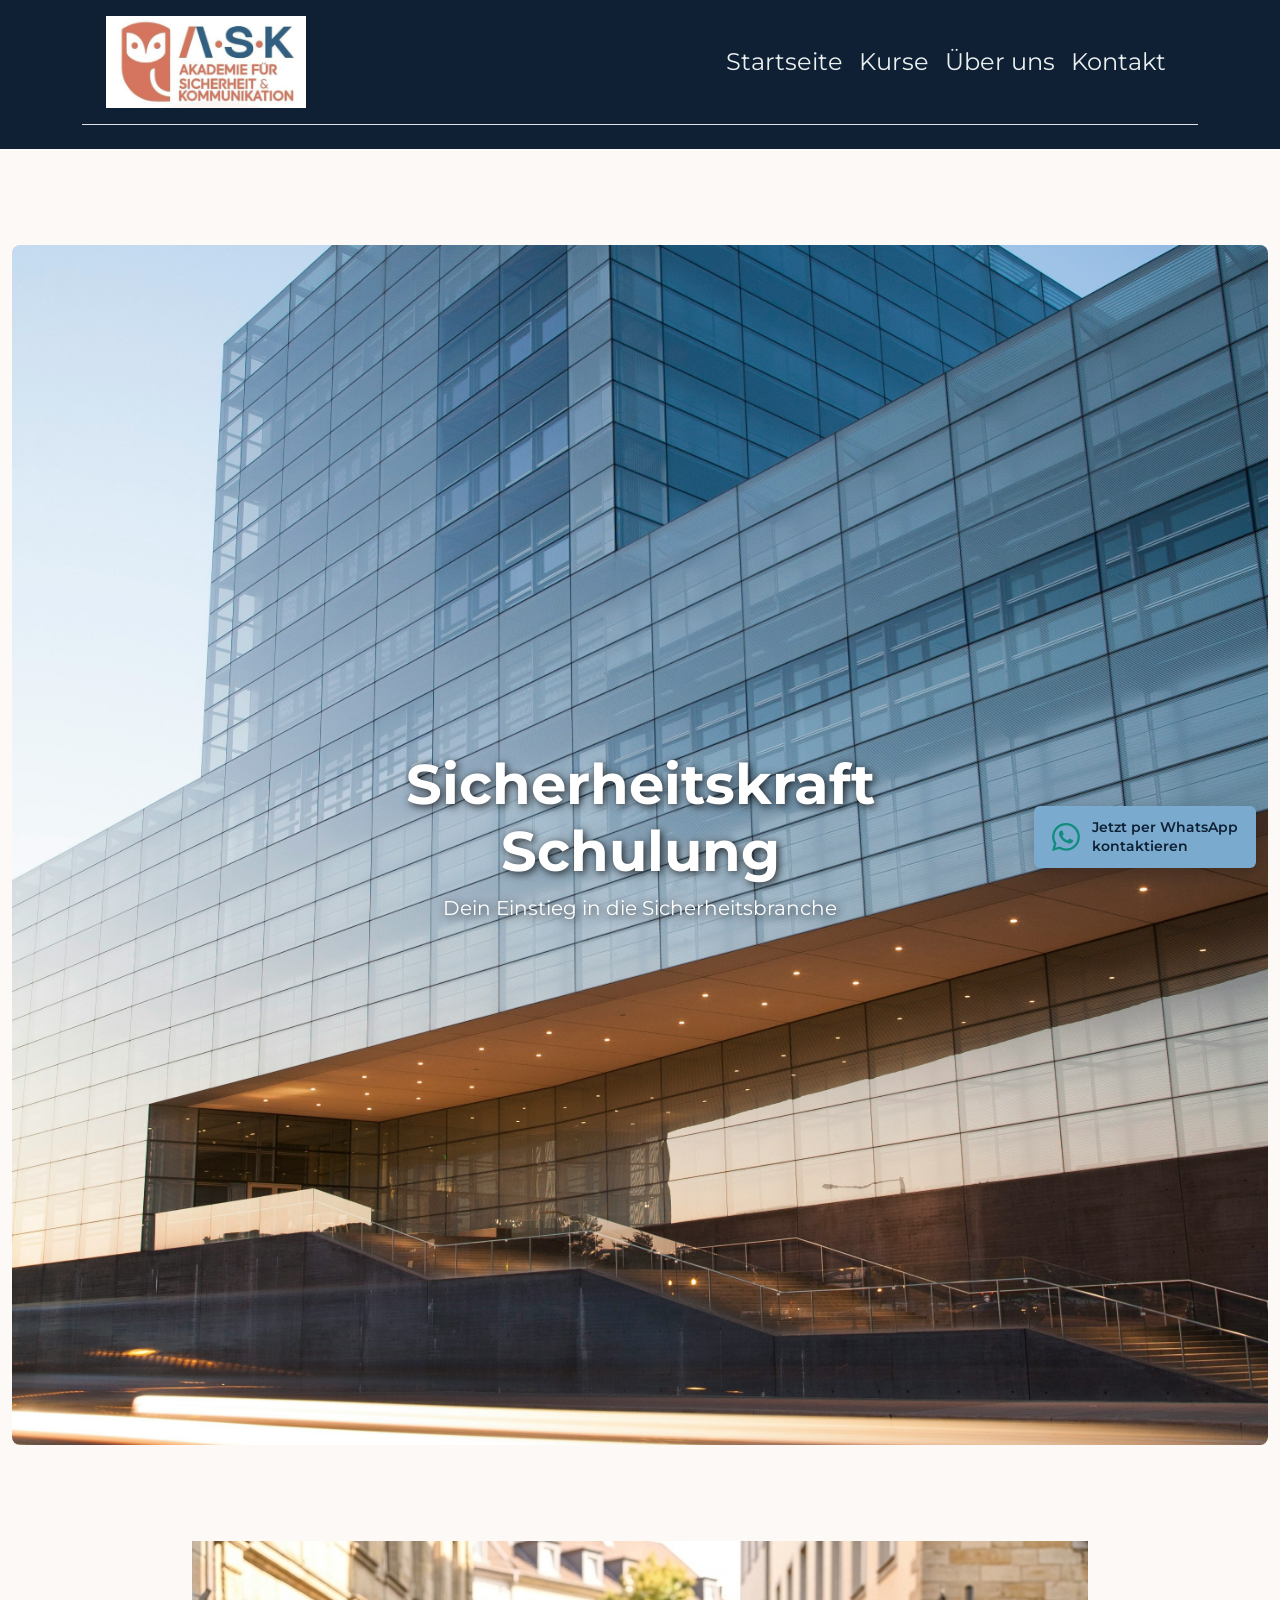
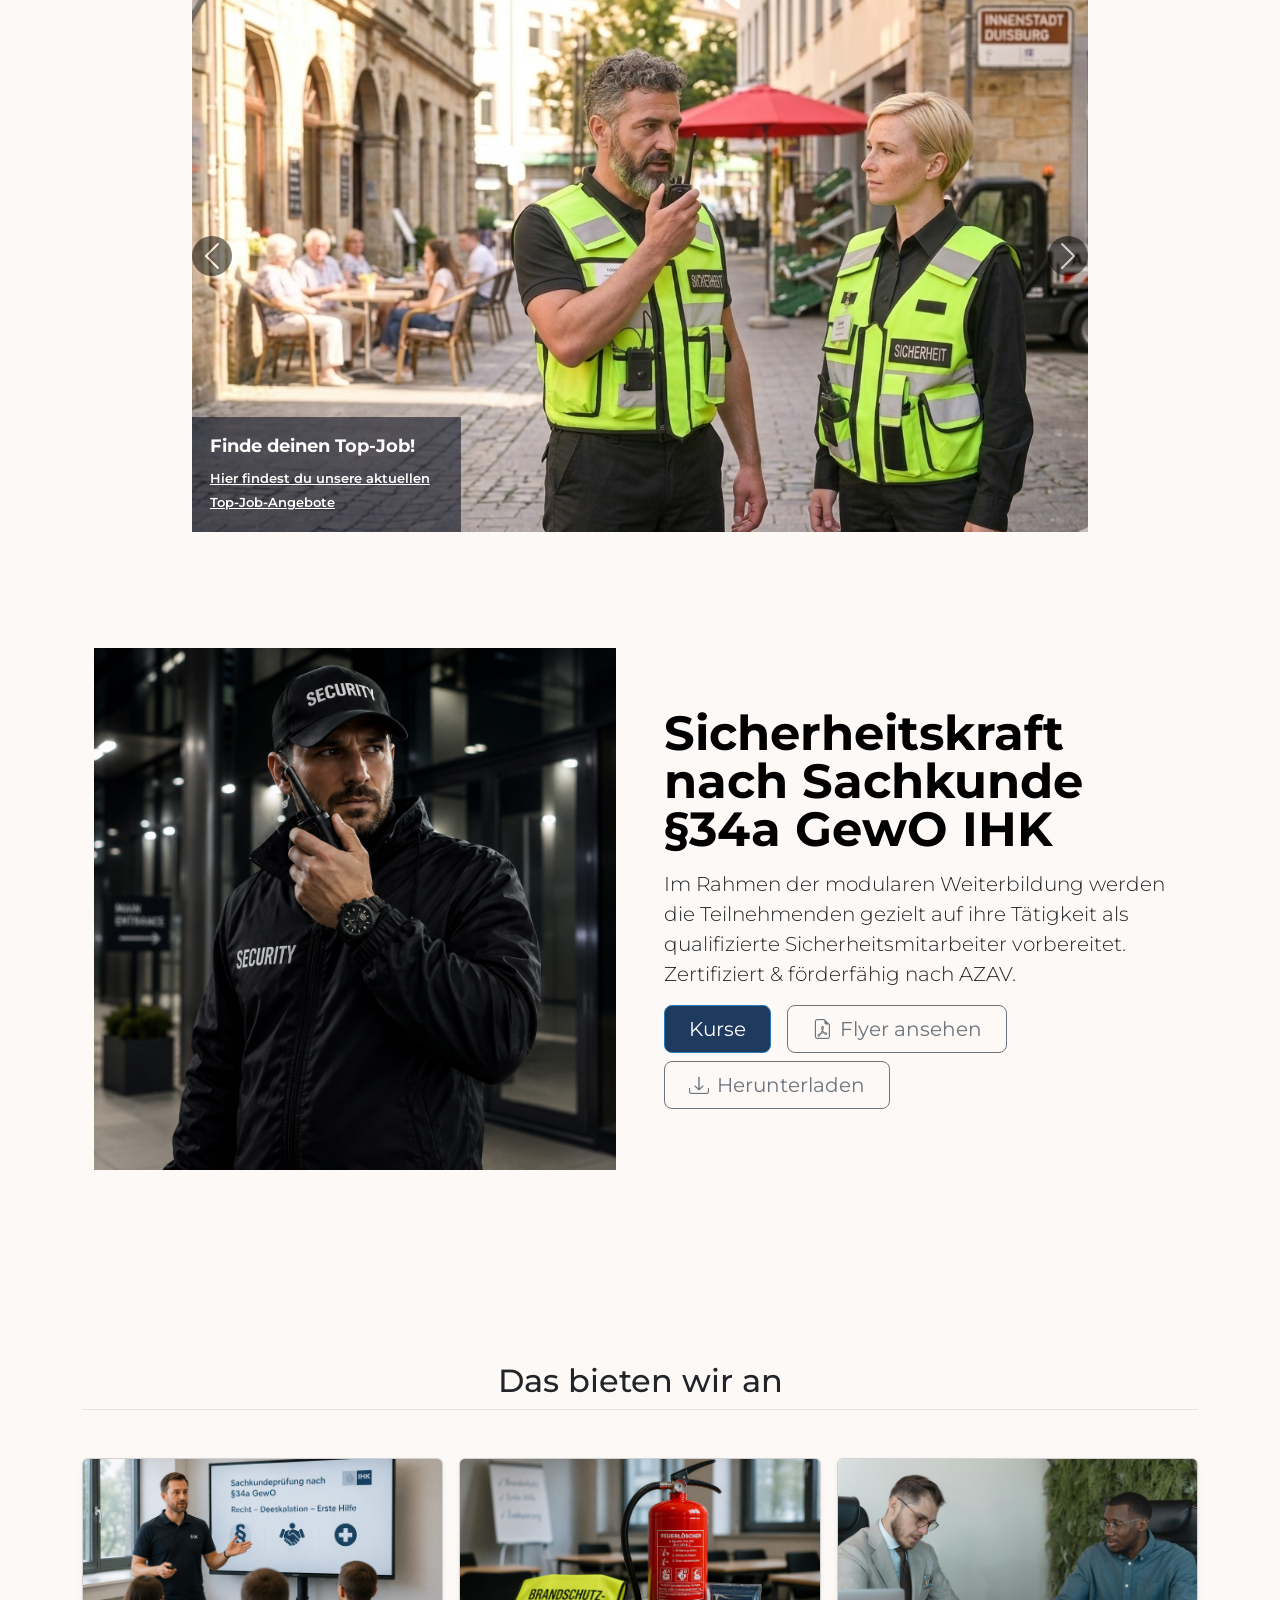
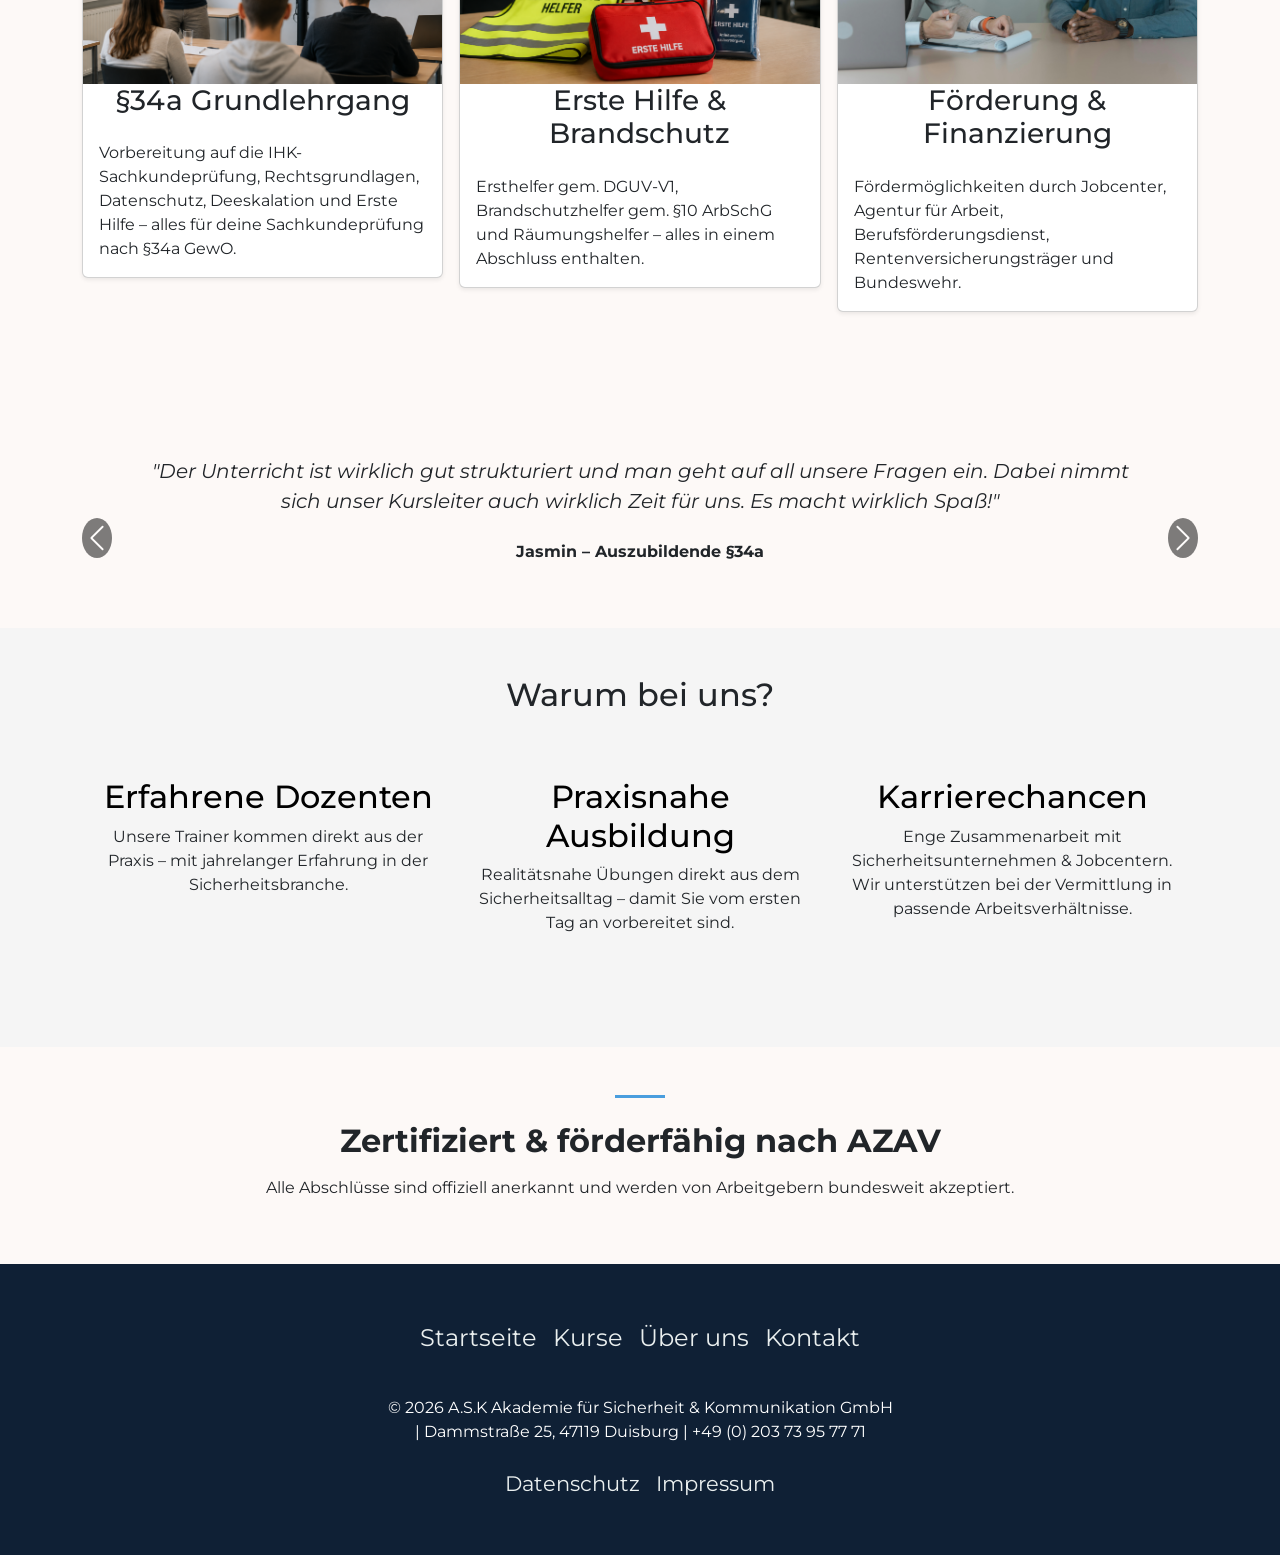
<file: index.html>
<!doctype html>
<html lang="de">
  <head>
    <meta charset="UTF-8" />
    <meta name="viewport" content="width=device-width, initial-scale=1.0" />
    <title>Sicherheitskraft Schulung | Startseite</title>

<link href="https://fonts.googleapis.com/css2?family=Montserrat:wght@400;600;700&display=swap" rel="stylesheet">

    <!-- Bootstrap Icons -->
    <link
      rel="stylesheet"
      href="https://cdn.jsdelivr.net/npm/bootstrap-icons@1.11.3/font/bootstrap-icons.min.css"
    />

    <!-- Bootstrap CSS -->
    <link
      href="https://cdn.jsdelivr.net/npm/bootstrap@5.3.8/dist/css/bootstrap.min.css"
      rel="stylesheet"
      integrity="sha384-sRIl4kxILFvY47J16cr9ZwB07vP4J8+LH7qKQnuqkuIAvNWLzeN8tE5YBujZqJLB"
      crossorigin="anonymous"
    />

    <!-- Eigenes Stylesheet -->
    <link rel="stylesheet" href="./css/style.css" />
  </head>

  <!-- Floating WhatsApp-Button -->
  <a href="https://wa.me/491517506802" target="_blank" class="whatsapp-float">
    <svg
      xmlns="http://www.w3.org/2000/svg"
      width="28"
      height="28"
      viewBox="0 0 16 16"
    >
      <path
        d="M13.601 2.326A7.854 7.854 0 0 0 7.994 0C3.627 0 .068 3.558.064 7.926c0 1.399.366 2.76 1.057 3.965L0 16l4.204-1.102a7.933 7.933 0 0 0 3.79.965h.004c4.368 0 7.926-3.558 7.93-7.93A7.898 7.898 0 0 0 13.6 2.326zM7.994 14.521a6.573 6.573 0 0 1-3.356-.92l-.24-.144-2.494.654.666-2.433-.156-.251a6.56 6.56 0 0 1-1.007-3.505c0-3.626 2.957-6.584 6.591-6.584a6.56 6.56 0 0 1 4.66 1.931 6.557 6.557 0 0 1 1.928 4.66c-.004 3.639-2.961 6.592-6.592 6.592zm3.615-4.934c-.197-.099-1.17-.578-1.353-.646-.182-.065-.315-.099-.445.099-.133.197-.513.646-.627.775-.114.133-.232.148-.43.05-.197-.1-.836-.308-1.592-.985-.59-.525-.985-1.175-1.103-1.372-.114-.198-.011-.304.088-.403.087-.088.197-.232.296-.346.1-.114.133-.198.198-.33.065-.134.034-.248-.015-.347-.05-.099-.445-1.076-.612-1.47-.16-.389-.323-.335-.445-.34-.114-.007-.247-.007-.38-.007a.729.729 0 0 0-.529.247c-.182.198-.691.677-.691 1.654 0 .977.71 1.916.81 2.049.098.133 1.394 2.132 3.383 2.992.47.205.84.326 1.129.418.475.152.904.129 1.246.08.38-.058 1.171-.48 1.338-.943.164-.464.164-.86.114-.943-.049-.084-.182-.133-.38-.232z"
      />
    </svg>
    <span>Jetzt per WhatsApp<br />kontaktieren</span>
  </a>

  <body class="d-flex flex-column min-vh-100">
    <!-- ============================================================
         HEADER – Navigation
         ============================================================ -->
    <section class="gradient-background">
      <div class="container">
        <header
          class="navbar d-flex align-items-center justify-content-between py-3 px-4 mb-4 border-bottom"
        >
          <!-- Logo -->
          <a
            href="./index.html"
            class="d-inline-flex link-body-emphasis text-decoration-none"
          >
            <img class="logo" src="./assets/images/logo.png" alt="Logo" />
          </a>

          <!-- Hamburger-Menü (mobil) -->
          <button
            class="navbar-toggler d-md-none"
            type="button"
            data-bs-toggle="collapse"
            data-bs-target="#navMenu"
          >
            <span class="navbar-toggler-icon"></span>
          </button>

          <!-- Desktop-Navigation -->
          <ul class="nav d-none d-md-flex" id="navDesktop">
            <li class="nav-item">
              <a href="index.html" class="nav-link px-2">Startseite</a>
            </li>
            <li class="nav-item">
            <a href="Kurse.html" class="nav-link px-2">Kurse</a>
          </li>
            <li class="nav-item">
              <a href="./uber-uns.html" class="nav-link px-2">Über uns</a>
            </li>
            <li class="nav-item">
              <a href="./kontakt.html" class="nav-link px-2">Kontakt</a>
            </li>
          </ul>

          <!-- Mobile Navigation (aufklappbar) -->
          <div class="collapse w-100 d-md-none" id="navMenu">
            <ul class="nav flex-column mt-2 text-end">
              <li class="nav-item">
                <a href="./index.html" class="nav-link px-2">Startseite</a>
              </li>
              <li class="nav-item">
            <a href="./Kurse.html" class="nav-link px-2">Kurse</a>
          </li>
              <li class="nav-item">
                <a href="./uber-uns.html" class="nav-link px-2">Über uns</a>
              </li>
              <li class="nav-item">
                <a href="./kontakt.html" class="nav-link px-2">Kontakt</a>
              </li>
            </ul>
          </div>
        </header>
      </div>
    </section>

    <!-- ============================================================
         MAIN – Hauptinhalt
         ============================================================ -->
    <main class="flex-grow-1">
      <!-- Hero-Bild mit Titeltext -->
      <section class="my-5 py-5 first-section">
        <div class="container-fluid">
          <div class="position-relative text-center rounded-3 overflow-hidden">
            <!-- Hintergrundbild -->
            <img
              class="start-img w-100"
              src="./assets/images/tiomothy-swope-zwe--GYIZtc-unsplash.jpg"
              alt=""
            />

            <!-- Überlagerter Text -->
            <div
              class="position-absolute top-50 start-50 translate-middle text-white"
            >
              <h1 class="fw-bold display-4">Sicherheitskraft Schulung</h1>
              <p class="fs-5">Dein Einstieg in die Sicherheitsbranche</p>
            </div>
          </div>
        </div>
      </section>

      <!-- Haupt-Carousel (Angebote) -->
      <section>
        <div
          id="mainCarousel"
          class="carousel slide"
          data-bs-ride="carousel"
          data-bs-interval="9000"
        >
          <div class="carousel-inner">
            <!-- Slide 1 – Top-Job -->
            <div class="carousel-item active">
              <img
                src="./assets/images/Gemini_Generated_Image_162vta162vta162v.png"
                class="d-block w-100"
                alt="Sicherheitskraft"
              />
              <div class="carousel-text-box">
                <h5>Finde deinen Top-Job!</h5>
                <a href="./kontakt.html"
                  >Hier findest du unsere aktuellen Top-Job-Angebote</a
                >
              </div>
            </div>

            <!-- Slide 2 – Kurse -->
            <div class="carousel-item">
              <img
                src="./assets/images/Gemini_Generated_Image_ewdk2lewdk2lewdk.png"
                class="d-block w-100"
                alt="Schulung"
              />
              <div class="carousel-text-box">
                <h5>Erreiche das nächste Level!</h5>
                <a href="./kontakt.html"
                  >Hier findest du unsere aktuellen Kurse &amp;
                  Weiterbildungen</a
                >
              </div>
            </div>

            <!-- Slide 3 – Coaching -->
            <div class="carousel-item">
              <img
                src="./assets/images/pexels-silverkblack-36733333.jpg"
                class="d-block w-100"
                alt="Coaching"
              />
              <div class="carousel-text-box">
                <h5>Verbessere deine Karrierechancen!</h5>
                <a href="./kontakt.html"
                  >Hier findest du unsere aktuellen Coaching-Angebote</a
                >
              </div>
            </div>
          </div>

          <!-- Carousel-Steuerung -->
          <button
            class="carousel-control-prev"
            type="button"
            data-bs-target="#mainCarousel"
            data-bs-slide="prev"
          >
            <span class="carousel-control-prev-icon" aria-hidden="true"></span>
            <span class="visually-hidden">Previous</span>
          </button>
          <button
            class="carousel-control-next"
            type="button"
            data-bs-target="#mainCarousel"
            data-bs-slide="next"
          >
            <span class="carousel-control-next-icon" aria-hidden="true"></span>
            <span class="visually-hidden">Next</span>
          </button>
        </div>
      </section>

      <!-- Intro-Sektion – §34a Sachkunde -->
      <section>
        <div class="container col-xxl-8 px-4 py-5">
          <div class="row flex-lg-row align-items-center g-5 py-5">
            <!-- Bild -->
            <div class="col-10 col-sm-8 col-lg-6">
              <img
                src="./assets/images/ChatGPT Image 9. Mai 2026, 15_43_00.png"
                class="d-block mx-lg-auto img-fluid"
                alt=""
                width="700"
                height="600"
              />
            </div>

            <!-- Text & CTA -->
            <div class="col-lg-6">
              <h1 class="display-5 fw-bold text-body-emphasis lh-1 mb-3">
                Sicherheitskraft nach Sachkunde §34a GewO IHK
              </h1>
              <p class="lead">
                Im Rahmen der modularen Weiterbildung werden die Teilnehmenden
                gezielt auf ihre Tätigkeit als qualifizierte
                Sicherheitsmitarbeiter vorbereitet. Zertifiziert & förderfähig
                nach AZAV.
              </p>
              <div class="d-flex flex-wrap gap-2 d-md-flex justify-content-md-start">
                <a
                  href="./Kurse.html"
                  class="btn btn-primary btn-lg px-4 me-md-2"
                >
                  Kurse
                </a>
                <a
                  href="./assets/images/ASK Broschüre - Sachkunde/pdf24_umgewandelt.pdf"
                  target="_blank"
                  class="btn btn-outline-secondary btn-lg px-4 me-md-2"
                >
                  <i class="bi bi-file-earmark-pdf me-2"></i>Flyer ansehen
                </a>
                <a
                  href="./assets/images/ASK Broschüre - Sachkunde/pdf24_umgewandelt.pdf"
                  download="ASK_Flyer.pdf"
                  class="btn btn-outline-secondary btn-lg px-4"
                >
                  <i class="bi bi-download me-2"></i>Herunterladen
                </a>
              </div>
            </div>
          </div>
        </div>
      </section>

      
      <!-- Leistungen (Kurs-Karten) -->
      <section id="leistungen">
        <div class="container my-5 py-5">
          <h2 class="text-center mb-5 pb-2 border-bottom">Das bieten wir an</h2>
          <div class="row row-cols-1 row-cols-sm-2 row-cols-md-3 g-3">
            <!-- Karte 1 – §34a Grundlehrgang -->
            <div class="col">
              <div class="card shadow-sm">
                <img
                  src="./assets/images/ChatGPT Image 7. Mai 2026, 17_08_21.png"
                  class="card-img-top"
                  alt=""
                />
                <h3 class="card-title text-center">§34a Grundlehrgang</h3>
                <div class="card-body">
                  <p class="card-text">
                    Vorbereitung auf die IHK-Sachkundeprüfung, Rechtsgrundlagen,
                    Datenschutz, Deeskalation und Erste Hilfe – alles für deine
                    Sachkundeprüfung nach §34a GewO.
                  </p>
                </div>
              </div>
            </div>

            <!-- Karte 2 – Erste Hilfe & Brandschutz -->
            <div class="col">
              <div class="card shadow-sm">
                <img
                  src="./assets/images/ChatGPT Image 7. Mai 2026, 17_10_03.png"
                  class="card-img-top"
                  alt=""
                />
                <h3 class="card-title text-center">
                  Erste Hilfe & Brandschutz
                </h3>
                <div class="card-body">
                  <p class="card-text">
                    Ersthelfer gem. DGUV-V1, Brandschutzhelfer gem. §10 ArbSchG
                    und Räumungshelfer – alles in einem Abschluss enthalten.
                  </p>
                </div>
              </div>
            </div>

            <!-- Karte 3 – Förderung -->
            <div class="col">
              <div class="card shadow-sm">
                <img
                  src="./assets/images/pexels-tima-miroshnichenko-5439436.jpg"
                  class="card-img-top"
                  alt=""
                />
                <h3 class="card-title text-center">Förderung & Finanzierung</h3>
                <div class="card-body">
                  <p class="card-text">
                    Fördermöglichkeiten durch Jobcenter, Agentur für Arbeit,
                    Berufsförderungsdienst, Rentenversicherungsträger und
                    Bundeswehr.
                  </p>
                </div>
              </div>
            </div>
          </div>
        </div>
      </section>

      <!-- Bewertungen (Testimonial-Carousel) -->
      <section class="py-5">
        <div class="container">
          <div
            id="testimonialCarousel"
            class="carousel slide"
            data-bs-ride="carousel"
            data-bs-interval="6000"
          >
            <div class="carousel-inner text-center px-5">
              <!-- Bewertung 1 -->
              <div class="carousel-item active">
                <p class="fs-5 fst-italic mb-4">
                  "Der Unterricht ist wirklich gut strukturiert und man geht auf
                  all unsere Fragen ein. Dabei nimmt sich unser Kursleiter auch
                  wirklich Zeit für uns. Es macht wirklich Spaß!"
                </p>
                <p class="fw-bold">Jasmin – Auszubildende §34a</p>
              </div>

              <!-- Bewertung 2 -->
              <div class="carousel-item">
                <p class="fs-5 fst-italic mb-4">
                  "Dank der Förderung durch das Jobcenter konnte ich kostenlos
                  teilnehmen. Die Prüfungsvorbereitung war sehr gut – ich habe
                  auf Anhieb bestanden!"
                </p>
                <p class="fw-bold">Ahmed – Absolvent §34a</p>
              </div>

              <!-- Bewertung 3 -->
              <div class="carousel-item">
                <p class="fs-5 fst-italic mb-4">
                  "Sehr professionelle Akademie mit erfahrenen Dozenten. Ich
                  kann die A.S.K jedem empfehlen der in die Sicherheitsbranche
                  einsteigen möchte."
                </p>
                <p class="fw-bold">Maria – Absolventin §34a</p>
              </div>
            </div>

            <!-- Carousel-Steuerung -->
            <button
              class="carousel-control-prev"
              type="button"
              data-bs-target="#testimonialCarousel"
              data-bs-slide="prev"
            >
              <span
                class="carousel-control-prev-icon"
                aria-hidden="true"
              ></span>
              <span class="visually-hidden">Previous</span>
            </button>
            <button
              class="carousel-control-next"
              type="button"
              data-bs-target="#testimonialCarousel"
              data-bs-slide="next"
            >
              <span
                class="carousel-control-next-icon"
                aria-hidden="true"
              ></span>
              <span class="visually-hidden">Next</span>
            </button>
          </div>
        </div>
      </section>

      <!-- Vorteile / Warum bei uns? -->
      <section class="qualifikation" id="qualifikationen">
        <div class="container px-4 py-5 text-center">
          <h2 class="pb-2">Warum bei uns?</h2>
          <div class="row g-4 py-5 row-cols-1 row-cols-lg-3">
            <!-- Vorteil 1 -->
            <div class="col d-flex align-items-start">
              <div>
                <h3 class="fs-2 text-body-emphasis">Erfahrene Dozenten</h3>
                <p>
                  Unsere Trainer kommen direkt aus der Praxis – mit jahrelanger
                  Erfahrung in der Sicherheitsbranche.
                </p>
              </div>
            </div>

            <!-- Vorteil 2 -->
            <div class="col d-flex align-items-start">
              <div>
                <h3 class="fs-2 text-body-emphasis">
                 Praxisnahe Ausbildung
                </h3>
                <p>
                  Realitätsnahe Übungen direkt aus dem Sicherheitsalltag –
      damit Sie vom ersten Tag an vorbereitet sind.
                </p>
              </div>
            </div>

            <!-- Vorteil 3 -->
            <div class="col d-flex align-items-start">
              <div>
                <h3 class="fs-2 text-body-emphasis">Karrierechancen</h3>
                <p>
                  Enge Zusammenarbeit mit Sicherheitsunternehmen & Jobcentern.
                  Wir unterstützen bei der Vermittlung in passende
                  Arbeitsverhältnisse.
                </p>
              </div>
            </div>
          </div>
        </div>
      </section>
    </main>

    <!-- AZAV Zertifizierung -->
    <section class="py-5" >
      <div class="container text-center">
        <div class="accent-line mx-auto"></div>
        <h2
          class="mb-3"
          style="font-size: clamp(1.4rem, 3vw, 2rem); font-weight: 700"
        >
          Zertifiziert & förderfähig nach AZAV
        </h2>
        <p>
                  Alle Abschlüsse sind offiziell anerkannt und werden von
                  Arbeitgebern bundesweit akzeptiert.
                </p>
 
    </section>

    <!-- ============================================================
         FOOTER
         ============================================================ -->
    <footer class="gradient-background px-4 py-5">
      <div class="container">
        <!-- Footer-Navigation -->
        <ul class="nav justify-content-center pb-3 mb-3">
          <li class="nav-item">
            <a href="index.html" class="nav-link px-2">Startseite</a>
          </li>
          <li class="nav-item">
            <a href="Kurse.html" class="nav-link px-2">Kurse</a>
          </li>
          <li class="nav-item">
            <a href="uber-uns.html" class="nav-link px-2">Über uns</a>
          </li>
          <li class="nav-item">
            <a href="kontakt.html" class="nav-link px-2">Kontakt</a>
          </li>
        </ul>

        <!-- Adresse & Kontakt -->
        <p class="text-center text-white">
          © 2026 A.S.K Akademie für Sicherheit & Kommunikation GmbH <br />|
          Dammstraße 25, 47119 Duisburg | +49 (0) 203 73 95 77 71 <br />
        </p>

        <!-- Rechtliches -->
        <ul class="nav justify-content-center mt-2 footer-legal">
          <li class="nav-item">
            <a href="./datenschutz.html" class="nav-link px-2">Datenschutz</a>
          </li>
          <li class="nav-item">
            <a href="./impressum.html" class="nav-link px-2">Impressum</a>
          </li>
        </ul>
      </div>
    </footer>

    <!-- Bootstrap JS -->
    <script
      src="https://cdn.jsdelivr.net/npm/bootstrap@5.3.8/dist/js/bootstrap.bundle.min.js"
      integrity="sha384-FKyoEForCGlyvwx9Hj09JcYn3nv7wiPVlz7YYwJrWVcXK/BmnVDxM+D2scQbITxI"
      crossorigin="anonymous"
    ></script>
  </body>
</html>
</file>
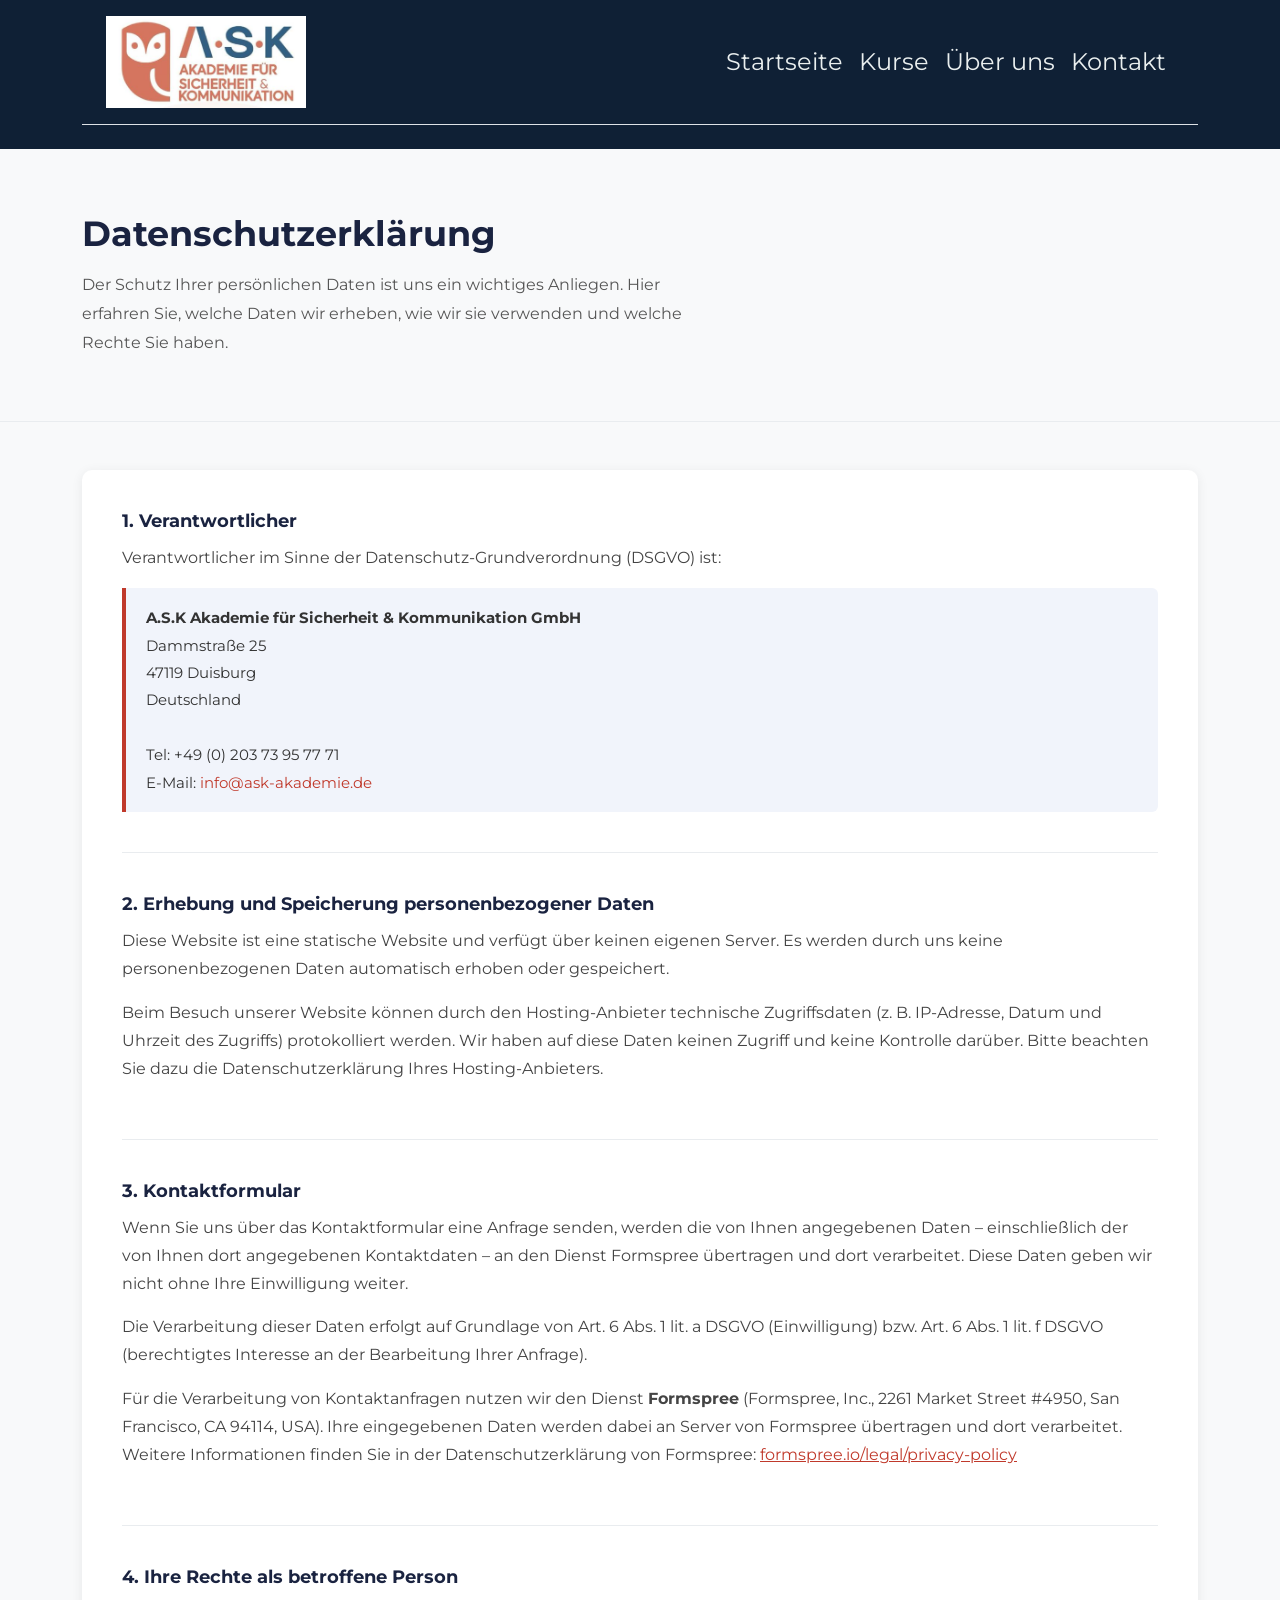
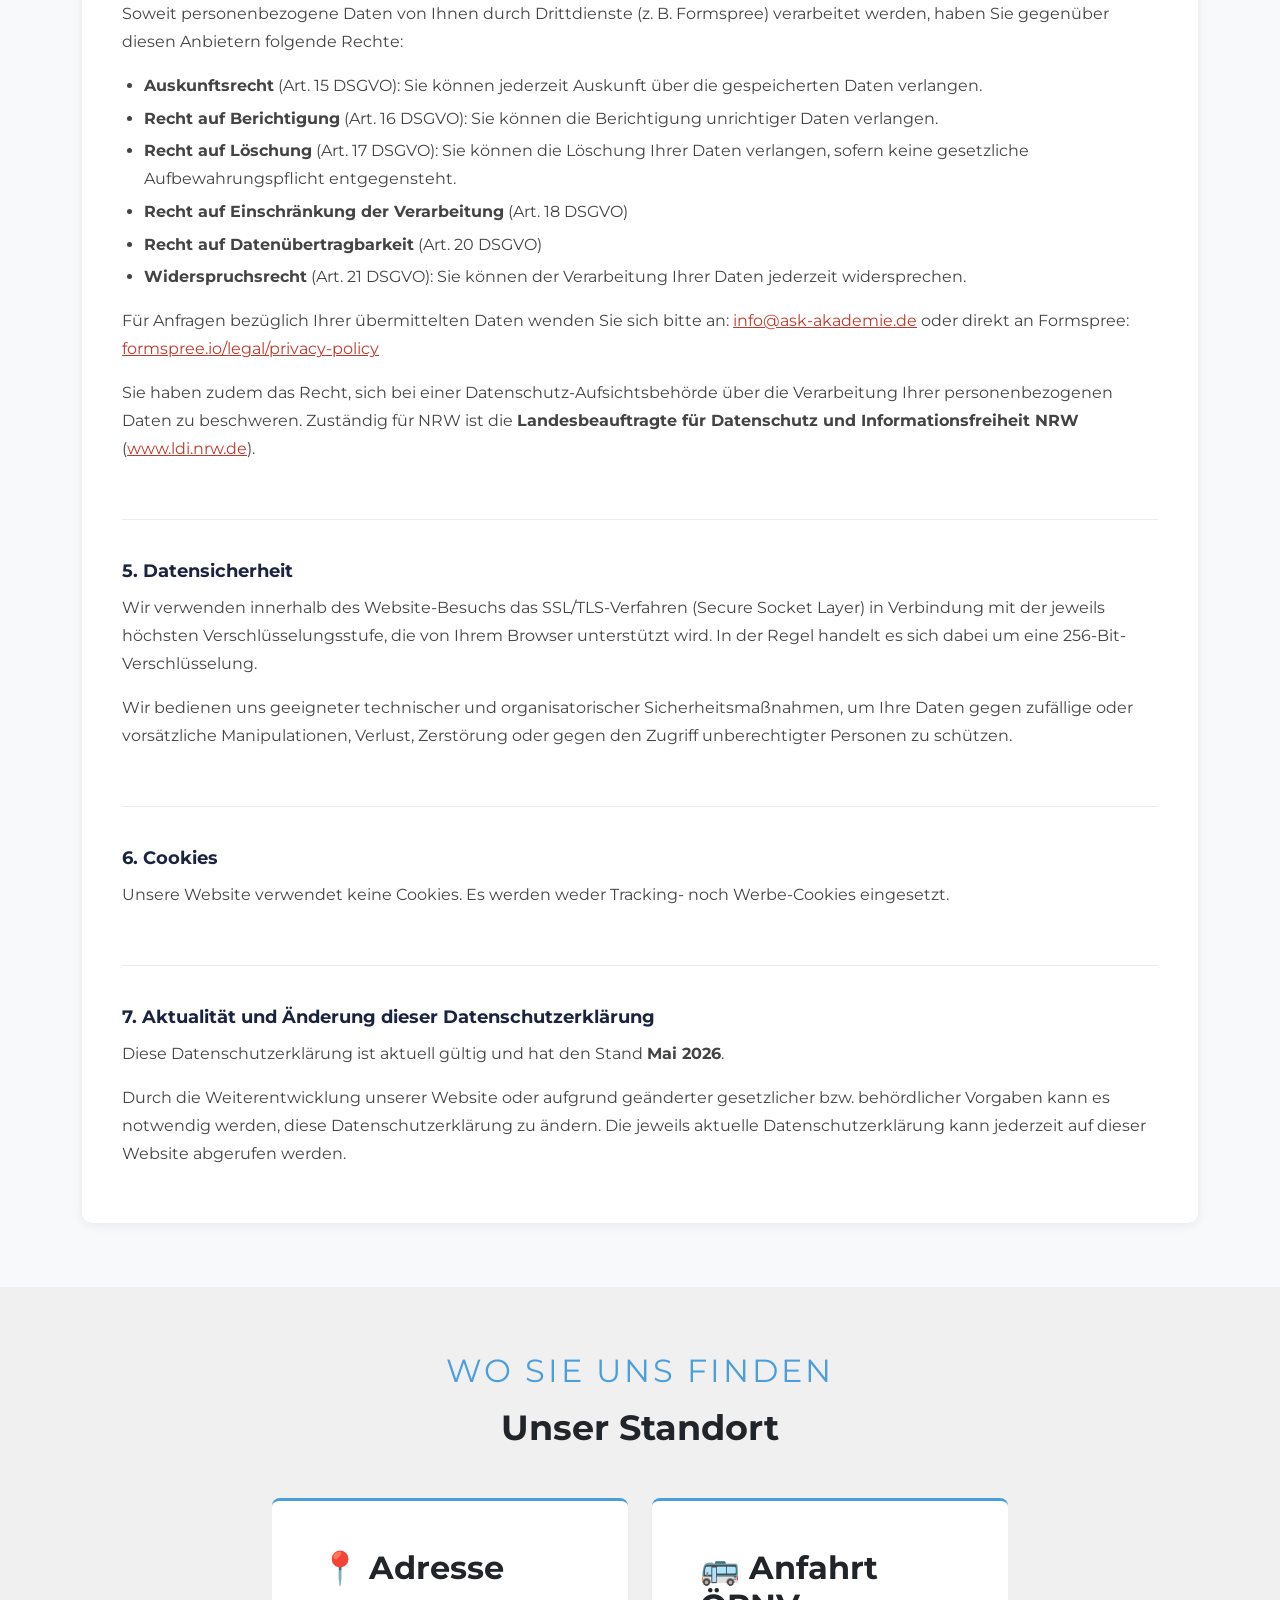
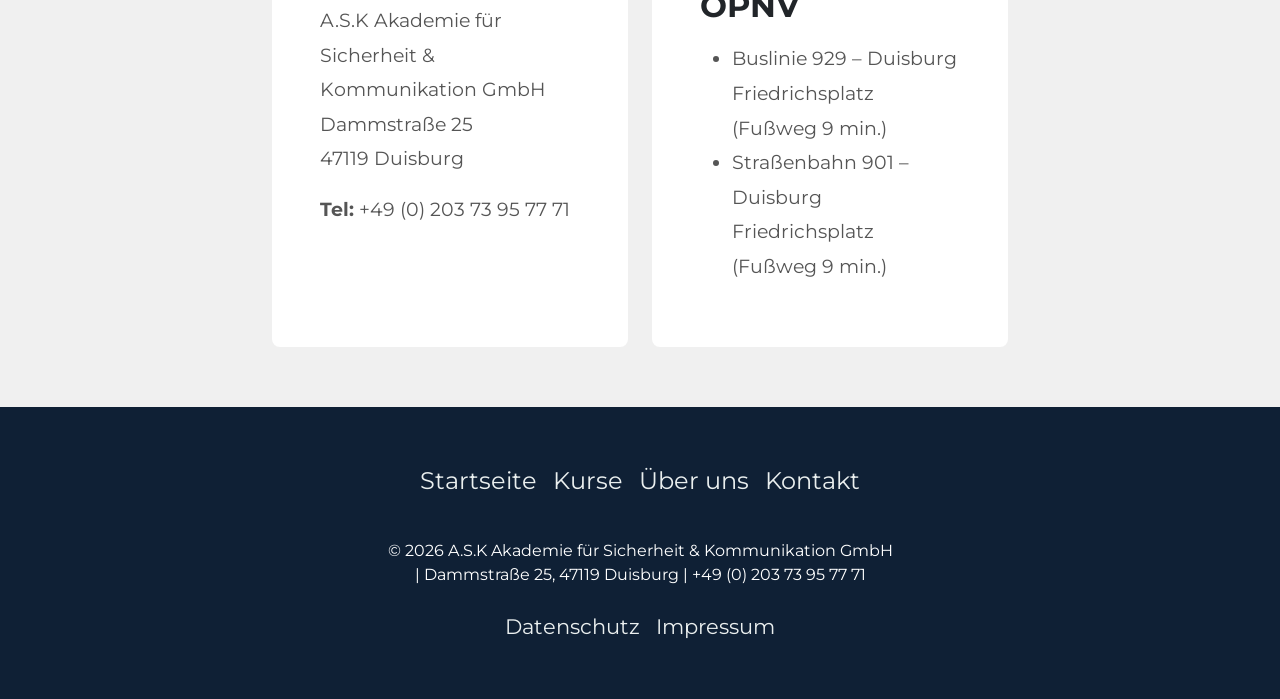
<file: datenschutz.html>
<!doctype html>
<html lang="de">
  <head>
    <meta charset="UTF-8" />
    <meta name="viewport" content="width=device-width, initial-scale=1.0" />
    <title>Datenschutzerklärung | A.S.K Akademie</title>
    <link
      href="https://fonts.googleapis.com/css2?family=Montserrat:wght@400;600;700&display=swap"
      rel="stylesheet"
    />

    <!-- Bootstrap CSS -->
    <link
      href="https://cdn.jsdelivr.net/npm/bootstrap@5.3.8/dist/css/bootstrap.min.css"
      rel="stylesheet"
      integrity="sha384-sRIl4kxILFvY47J16cr9ZwB07vP4J8+LH7qKQnuqkuIAvNWLzeN8tE5YBujZqJLB"
      crossorigin="anonymous"
    />

    <!-- Eigenes Stylesheet -->
    <link rel="stylesheet" href="./css/style.css" />
  </head>

  <body class="d-flex flex-column min-vh-100">
    <!-- ============================================================
         HEADER – Navigation
         ============================================================ -->
    <section class="gradient-background">
      <div class="container">
        <header
          class="navbar d-flex align-items-center justify-content-between py-3 px-4 mb-4 border-bottom"
        >
          <!-- Logo -->
          <a
            href="./index.html"
            class="d-inline-flex link-body-emphasis text-decoration-none"
          >
            <img class="logo" src="./assets/images/logo.png" alt="Logo" />
          </a>

          <!-- Hamburger-Menü (mobil) -->
          <button
            class="navbar-toggler d-md-none"
            type="button"
            data-bs-toggle="collapse"
            data-bs-target="#navMenu"
          >
            <span class="navbar-toggler-icon"></span>
          </button>

          <!-- Desktop-Navigation -->
          <ul class="nav d-none d-md-flex" id="navDesktop">
            <li class="nav-item">
              <a href="index.html" class="nav-link px-2">Startseite</a>
            </li>
            <li class="nav-item">
              <a href="Kurse.html" class="nav-link px-2">Kurse</a>
            </li>
            <li class="nav-item">
              <a href="./uber-uns.html" class="nav-link px-2">Über uns</a>
            </li>
            <li class="nav-item">
              <a href="./kontakt.html" class="nav-link px-2">Kontakt</a>
            </li>
          </ul>

          <!-- Mobile Navigation (aufklappbar) -->
          <div class="collapse w-100 d-md-none" id="navMenu">
            <ul class="nav flex-column mt-2 text-end">
              <li class="nav-item">
                <a href="index.html" class="nav-link px-2">Startseite</a>
              </li>
              <li class="nav-item">
                <a href="./uber-uns.html" class="nav-link px-2">Über uns</a>
              </li>
              <li class="nav-item">
                <a href="./kontakt.html" class="nav-link px-2">Kontakt</a>
              </li>
            </ul>
          </div>
        </header>
      </div>
    </section>

    <!-- ============================================================
         MAIN – Hauptinhalt
         ============================================================ -->
    <main class="flex-grow-1">
      <!-- Hero -->
      <section class="hero-datenschutz">
        <div class="container">
          <h1>Datenschutzerklärung</h1>
          <p class="mt-3">
            Der Schutz Ihrer persönlichen Daten ist uns ein wichtiges Anliegen.
            Hier erfahren Sie, welche Daten wir erheben, wie wir sie verwenden
            und welche Rechte Sie haben.
          </p>
        </div>
      </section>

      <!-- Datenschutz-Inhalt -->
      <section class="datenschutz-content">
        <div class="container">
          <div class="datenschutz-card">
            <!-- 1. Verantwortlicher -->
            <div class="section-block">
              <h2>1. Verantwortlicher</h2>
              <p>
                Verantwortlicher im Sinne der Datenschutz-Grundverordnung
                (DSGVO) ist:
              </p>
              <div class="info-box">
                <strong
                  >A.S.K Akademie für Sicherheit & Kommunikation GmbH</strong
                ><br />
                Dammstraße 25<br />
                47119 Duisburg<br />
                Deutschland<br /><br />
                Tel: +49 (0) 203 73 95 77 71<br />
                E-Mail:
                <a href="mailto:info@ask-akademie.de">info@ask-akademie.de</a>
              </div>
            </div>

            <!-- 2. Erhebung und Speicherung -->
            <div class="section-block">
              <h2>2. Erhebung und Speicherung personenbezogener Daten</h2>
              <p>
                Diese Website ist eine statische Website und verfügt über keinen
                eigenen Server. Es werden durch uns keine personenbezogenen
                Daten automatisch erhoben oder gespeichert.
              </p>
              <p>
                Beim Besuch unserer Website können durch den Hosting-Anbieter
                technische Zugriffsdaten (z. B. IP-Adresse, Datum und Uhrzeit
                des Zugriffs) protokolliert werden. Wir haben auf diese Daten
                keinen Zugriff und keine Kontrolle darüber. Bitte beachten Sie
                dazu die Datenschutzerklärung Ihres Hosting-Anbieters.
              </p>
            </div>

            <!-- 3. Kontaktformular -->
            <div class="section-block">
              <h2>3. Kontaktformular</h2>
              <p>
                Wenn Sie uns über das Kontaktformular eine Anfrage senden,
                werden die von Ihnen angegebenen Daten – einschließlich der von
                Ihnen dort angegebenen Kontaktdaten – an den Dienst Formspree
                übertragen und dort verarbeitet. Diese Daten geben wir nicht
                ohne Ihre Einwilligung weiter.
              </p>
              <p>
                Die Verarbeitung dieser Daten erfolgt auf Grundlage von Art. 6
                Abs. 1 lit. a DSGVO (Einwilligung) bzw. Art. 6 Abs. 1 lit. f
                DSGVO (berechtigtes Interesse an der Bearbeitung Ihrer Anfrage).
              </p>
              <p>
                Für die Verarbeitung von Kontaktanfragen nutzen wir den Dienst
                <strong>Formspree</strong> (Formspree, Inc., 2261 Market Street
                #4950, San Francisco, CA 94114, USA). Ihre eingegebenen Daten
                werden dabei an Server von Formspree übertragen und dort
                verarbeitet. Weitere Informationen finden Sie in der
                Datenschutzerklärung von Formspree:
                <a
                  href="https://formspree.io/legal/privacy-policy"
                  target="_blank"
                >
                  formspree.io/legal/privacy-policy
                </a>
              </p>
            </div>

            <!-- 4. Rechte der betroffenen Person -->
            <div class="section-block">
              <h2>4. Ihre Rechte als betroffene Person</h2>
              <p>
                Soweit personenbezogene Daten von Ihnen durch Drittdienste (z.
                B. Formspree) verarbeitet werden, haben Sie gegenüber diesen
                Anbietern folgende Rechte:
              </p>
              <ul>
                <li>
                  <strong>Auskunftsrecht</strong> (Art. 15 DSGVO): Sie können
                  jederzeit Auskunft über die gespeicherten Daten verlangen.
                </li>
                <li>
                  <strong>Recht auf Berichtigung</strong> (Art. 16 DSGVO): Sie
                  können die Berichtigung unrichtiger Daten verlangen.
                </li>
                <li>
                  <strong>Recht auf Löschung</strong> (Art. 17 DSGVO): Sie
                  können die Löschung Ihrer Daten verlangen, sofern keine
                  gesetzliche Aufbewahrungspflicht entgegensteht.
                </li>
                <li>
                  <strong>Recht auf Einschränkung der Verarbeitung</strong>
                  (Art. 18 DSGVO)
                </li>
                <li>
                  <strong>Recht auf Datenübertragbarkeit</strong> (Art. 20
                  DSGVO)
                </li>
                <li>
                  <strong>Widerspruchsrecht</strong> (Art. 21 DSGVO): Sie können
                  der Verarbeitung Ihrer Daten jederzeit widersprechen.
                </li>
              </ul>
              <p class="mt-2">
                Für Anfragen bezüglich Ihrer übermittelten Daten wenden Sie sich
                bitte an:
                <a href="mailto:info@ask-akademie.de">info@ask-akademie.de</a>
                oder direkt an Formspree:
                <a
                  href="https://formspree.io/legal/privacy-policy"
                  target="_blank"
                >
                  formspree.io/legal/privacy-policy
                </a>
              </p>
              <p>
                Sie haben zudem das Recht, sich bei einer
                Datenschutz-Aufsichtsbehörde über die Verarbeitung Ihrer
                personenbezogenen Daten zu beschweren. Zuständig für NRW ist die
                <strong
                  >Landesbeauftragte für Datenschutz und Informationsfreiheit
                  NRW</strong
                >
                (<a href="https://www.ldi.nrw.de" target="_blank"
                  >www.ldi.nrw.de</a
                >).
              </p>
            </div>

            <!-- 5. Datensicherheit -->
            <div class="section-block">
              <h2>5. Datensicherheit</h2>
              <p>
                Wir verwenden innerhalb des Website-Besuchs das
                SSL/TLS-Verfahren (Secure Socket Layer) in Verbindung mit der
                jeweils höchsten Verschlüsselungsstufe, die von Ihrem Browser
                unterstützt wird. In der Regel handelt es sich dabei um eine
                256-Bit-Verschlüsselung.
              </p>
              <p>
                Wir bedienen uns geeigneter technischer und organisatorischer
                Sicherheitsmaßnahmen, um Ihre Daten gegen zufällige oder
                vorsätzliche Manipulationen, Verlust, Zerstörung oder gegen den
                Zugriff unberechtigter Personen zu schützen.
              </p>
            </div>

            <!-- 6. Cookies -->
            <div class="section-block">
              <h2>6. Cookies</h2>
              <p>
                Unsere Website verwendet keine Cookies. Es werden weder
                Tracking- noch Werbe-Cookies eingesetzt.
              </p>
            </div>

            <!-- 7. Aktualität -->
            <div class="section-block">
              <h2>7. Aktualität und Änderung dieser Datenschutzerklärung</h2>
              <p>
                Diese Datenschutzerklärung ist aktuell gültig und hat den Stand
                <strong>Mai 2026</strong>.
              </p>
              <p>
                Durch die Weiterentwicklung unserer Website oder aufgrund
                geänderter gesetzlicher bzw. behördlicher Vorgaben kann es
                notwendig werden, diese Datenschutzerklärung zu ändern. Die
                jeweils aktuelle Datenschutzerklärung kann jederzeit auf dieser
                Website abgerufen werden.
              </p>
            </div>
          </div>
        </div>
      </section>
    </main>

    <!-- Standort (außerhalb von main, vor Footer) -->
    <section class="section-standort">
      <div class="container">
        <div class="text-center mb-5">
          <p class="section-label">Wo Sie uns finden</p>
          <h2 style="font-size: clamp(1.5rem, 3vw, 2.2rem); font-weight: 700">
            Unser Standort
          </h2>
        </div>

        <div class="row g-4 justify-content-center">
          <!-- Adresse -->
          <div class="col-md-4">
            <div class="standort-card">
              <h5>📍 Adresse</h5>
              <p>
                A.S.K Akademie für Sicherheit & Kommunikation GmbH<br />
                Dammstraße 25<br />47119 Duisburg
              </p>
              <p><strong>Tel:</strong> +49 (0) 203 73 95 77 71</p>
            </div>
          </div>

          <!-- Anfahrt -->
          <div class="col-md-4">
            <div class="standort-card">
              <h5>🚌 Anfahrt ÖPNV</h5>
              <ul>
                <li>Buslinie 929 – Duisburg Friedrichsplatz (Fußweg 9 min.)</li>
                <li>
                  Straßenbahn 901 – Duisburg Friedrichsplatz (Fußweg 9 min.)
                </li>
              </ul>
            </div>
          </div>
        </div>
      </div>
    </section>

    <!-- ============================================================
         FOOTER
         ============================================================ -->
    <footer class="gradient-background px-4 py-5">
      <div class="container">
        <!-- Footer-Navigation -->
        <ul class="nav justify-content-center pb-3 mb-3">
          <li class="nav-item">
            <a href="index.html" class="nav-link px-2">Startseite</a>
          </li>
          <li class="nav-item">
            <a href="Kurse.html" class="nav-link px-2">Kurse</a>
          </li>
          <li class="nav-item">
            <a href="uber-uns.html" class="nav-link px-2">Über uns</a>
          </li>
          <li class="nav-item">
            <a href="kontakt.html" class="nav-link px-2">Kontakt</a>
          </li>
        </ul>

        <!-- Adresse & Kontakt -->
        <p class="text-center text-white">
          © 2026 A.S.K Akademie für Sicherheit & Kommunikation GmbH <br />|
          Dammstraße 25, 47119 Duisburg | +49 (0) 203 73 95 77 71 <br />
        </p>

        <!-- Rechtliches -->
        <ul class="nav justify-content-center mt-2 footer-legal">
          <li class="nav-item">
            <a href="./datenschutz.html" class="nav-link px-2">Datenschutz</a>
          </li>
          <li class="nav-item">
            <a href="./impressum.html" class="nav-link px-2">Impressum</a>
          </li>
        </ul>
      </div>
    </footer>

    <!-- Bootstrap JS -->
    <script
      src="https://cdn.jsdelivr.net/npm/bootstrap@5.3.8/dist/js/bootstrap.bundle.min.js"
      integrity="sha384-FKyoEForCGlyvwx9Hj09JcYn3nv7wiPVlz7YYwJrWVcXK/BmnVDxM+D2scQbITxI"
      crossorigin="anonymous"
    ></script>
  </body>
</html>
</file>
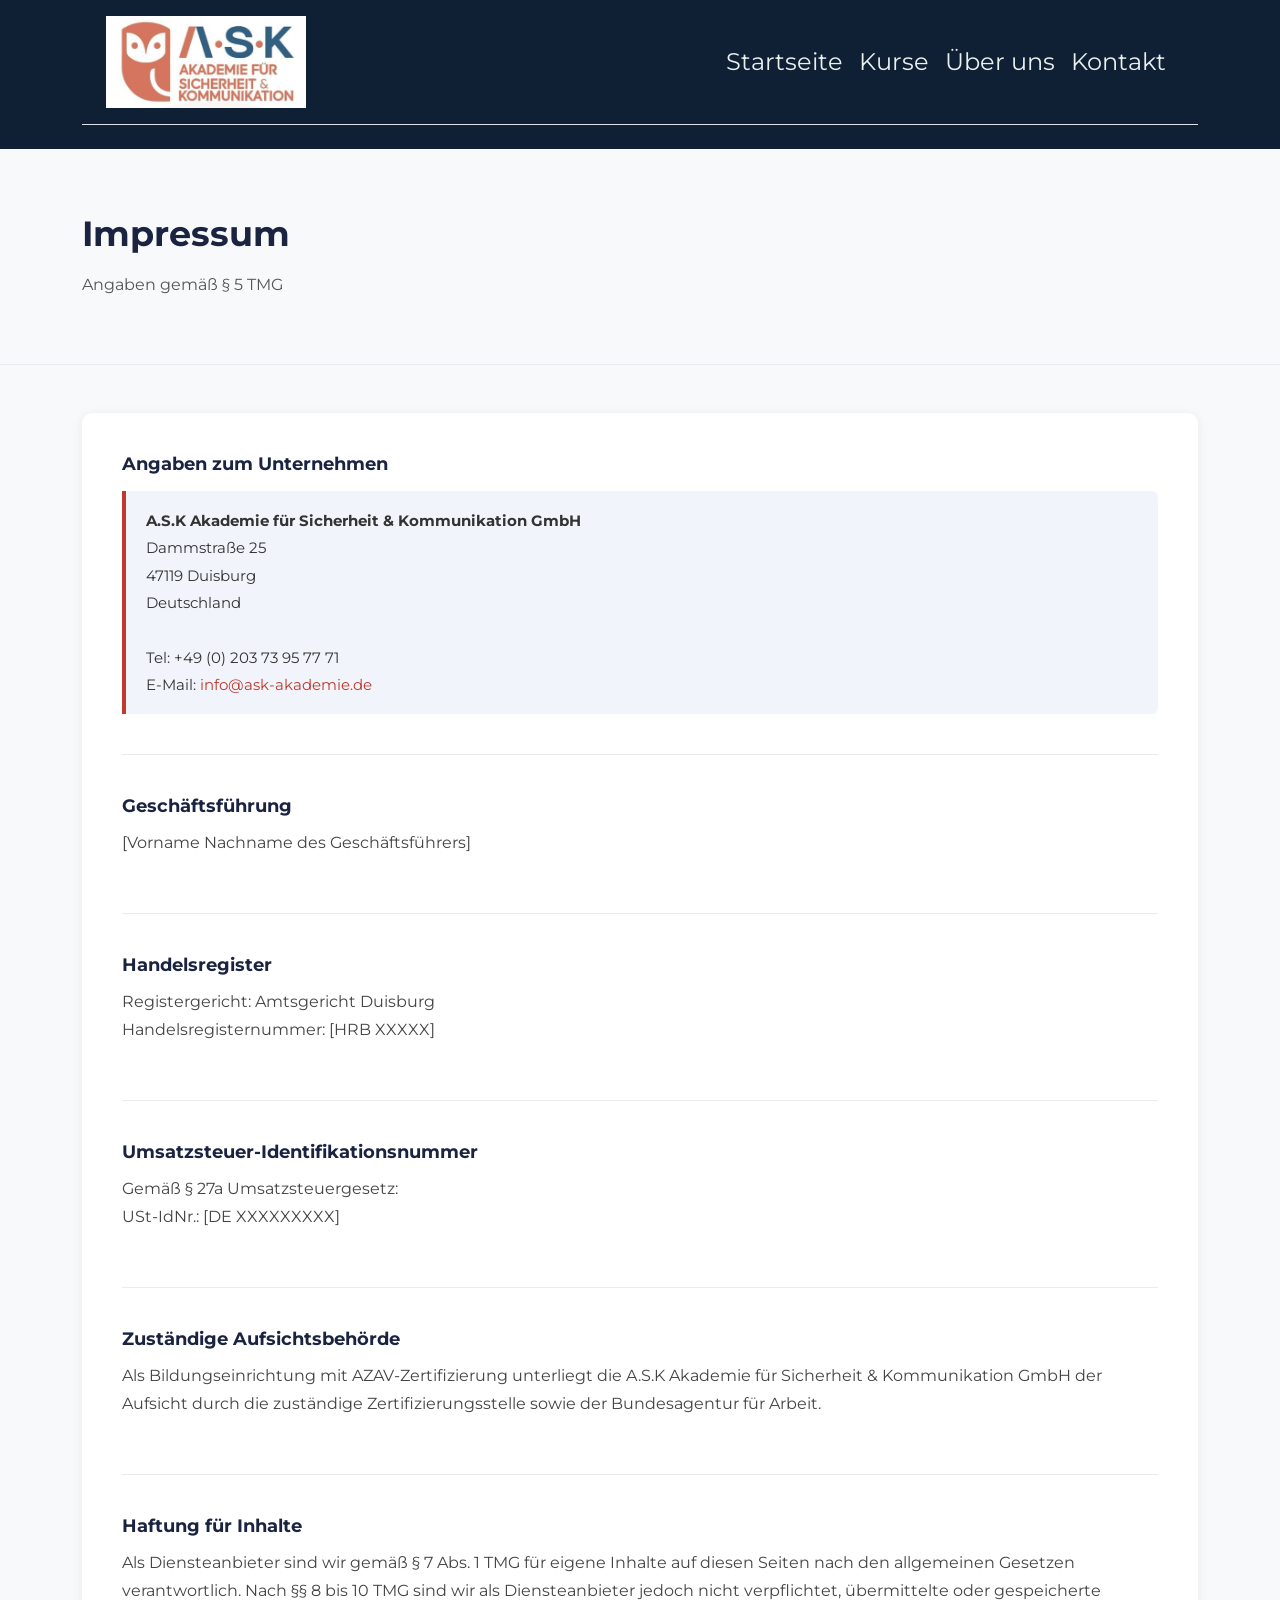
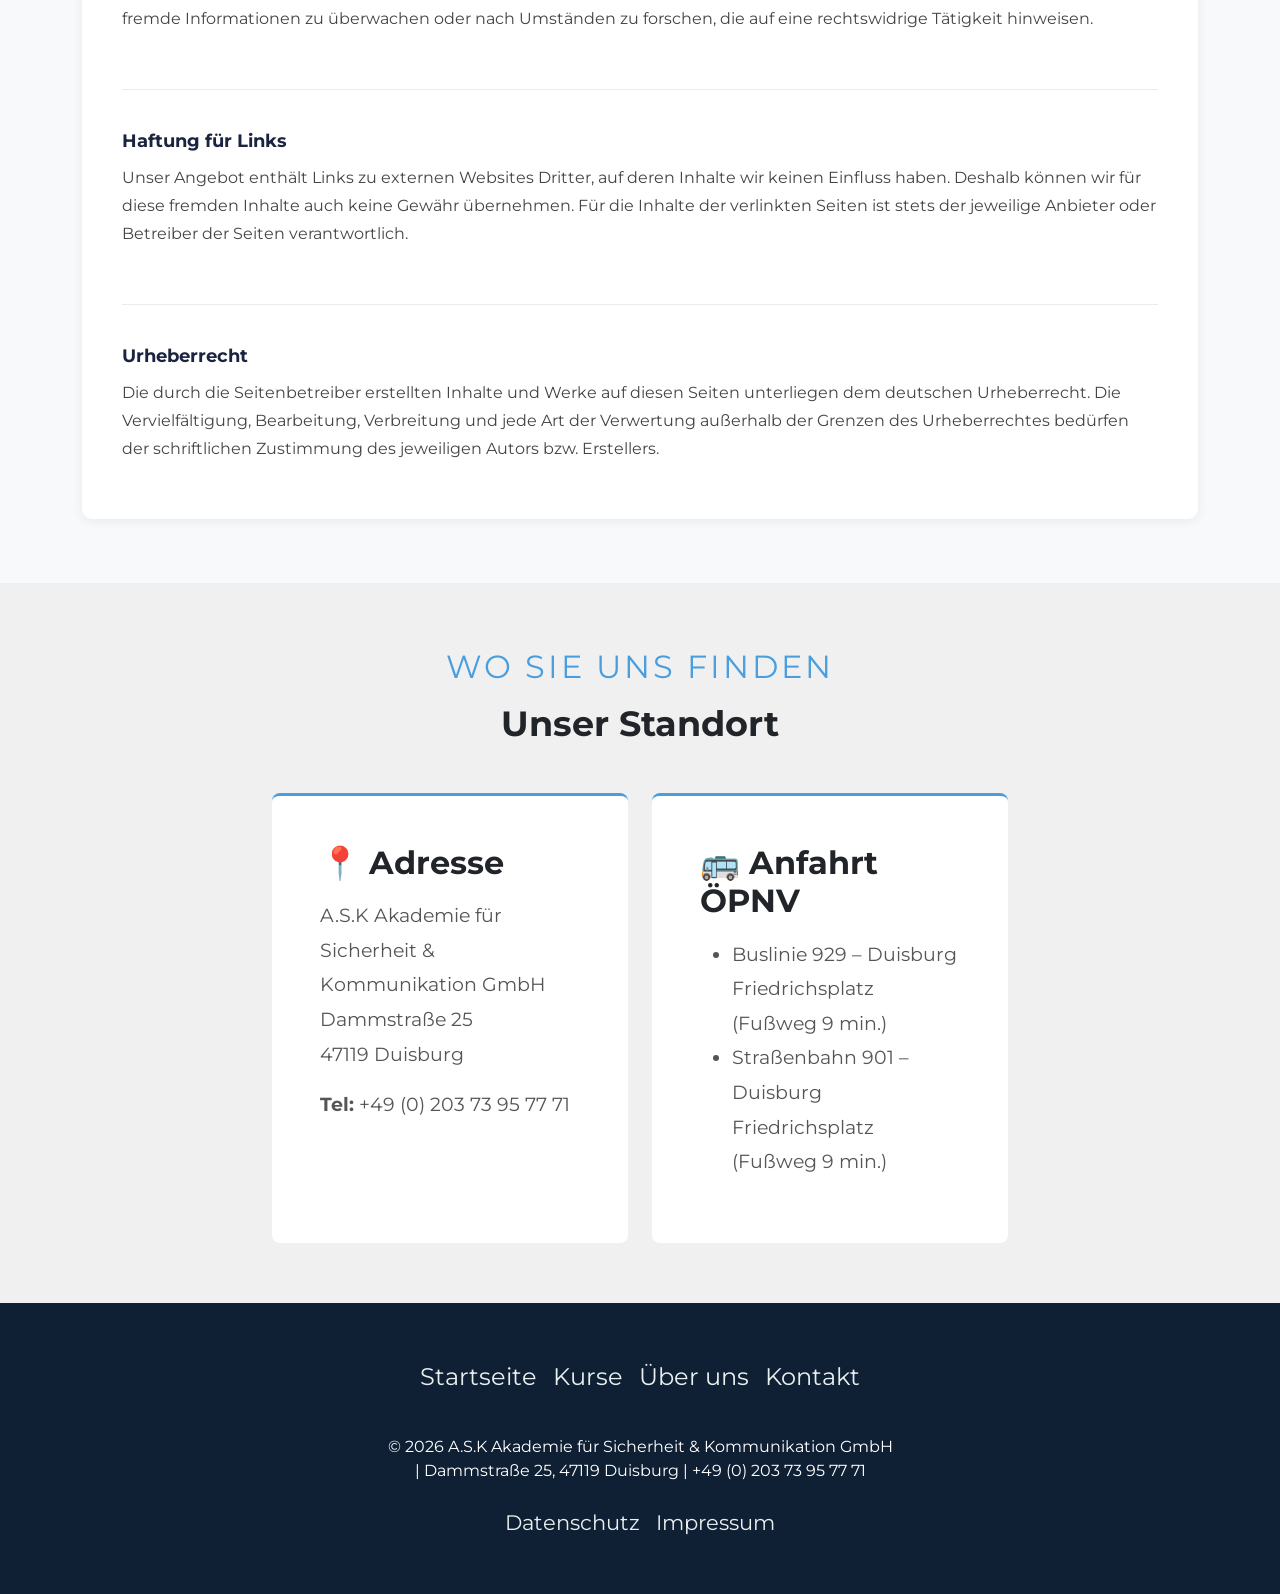
<file: impressum.html>
<!doctype html>
<html lang="de">
  <head>
    <meta charset="UTF-8" />
    <meta name="viewport" content="width=device-width, initial-scale=1.0" />
    <title>Impressum | A.S.K Akademie</title>
    <link
      href="https://fonts.googleapis.com/css2?family=Montserrat:wght@400;600;700&display=swap"
      rel="stylesheet"
    />
    <!-- Bootstrap CSS -->
    <link
      href="https://cdn.jsdelivr.net/npm/bootstrap@5.3.8/dist/css/bootstrap.min.css"
      rel="stylesheet"
      integrity="sha384-sRIl4kxILFvY47J16cr9ZwB07vP4J8+LH7qKQnuqkuIAvNWLzeN8tE5YBujZqJLB"
      crossorigin="anonymous"
    />

    <!-- Eigenes Stylesheet -->
    <link rel="stylesheet" href="./css/style.css" />
  </head>

  <body class="d-flex flex-column min-vh-100">
    <!-- ============================================================
         HEADER – Navigation
         ============================================================ -->
    <section class="gradient-background">
      <div class="container">
        <header
          class="navbar d-flex align-items-center justify-content-between py-3 px-4 mb-4 border-bottom"
        >
          <!-- Logo -->
          <a
            href="./index.html"
            class="d-inline-flex link-body-emphasis text-decoration-none"
          >
            <img class="logo" src="./assets/images/logo.png" alt="Logo" />
          </a>

          <!-- Hamburger-Menü (mobil) -->
          <button
            class="navbar-toggler d-md-none"
            type="button"
            data-bs-toggle="collapse"
            data-bs-target="#navMenu"
          >
            <span class="navbar-toggler-icon"></span>
          </button>

          <!-- Desktop-Navigation -->
          <ul class="nav d-none d-md-flex" id="navDesktop">
            <li class="nav-item">
              <a href="index.html" class="nav-link px-2">Startseite</a>
            </li>
            <li class="nav-item">
              <a href="Kurse.html" class="nav-link px-2">Kurse</a>
            </li>
            <li class="nav-item">
              <a href="./uber-uns.html" class="nav-link px-2">Über uns</a>
            </li>
            <li class="nav-item">
              <a href="./kontakt.html" class="nav-link px-2">Kontakt</a>
            </li>
          </ul>

          <!-- Mobile Navigation (aufklappbar) -->
          <div class="collapse w-100 d-md-none" id="navMenu">
            <ul class="nav flex-column mt-2 text-end">
              <li class="nav-item">
                <a href="index.html" class="nav-link px-2">Startseite</a>
              </li>
              <li class="nav-item">
                <a href="Kurse.html" class="nav-link px-2">Kurse</a>
              </li>
              <li class="nav-item">
                <a href="./uber-uns.html" class="nav-link px-2">Über uns</a>
              </li>
              <li class="nav-item">
                <a href="./kontakt.html" class="nav-link px-2">Kontakt</a>
              </li>
            </ul>
          </div>
        </header>
      </div>
    </section>

    <!-- ============================================================
         MAIN – Hauptinhalt
         ============================================================ -->
    <main class="flex-grow-1">
      <!-- Hero -->
      <section class="hero-datenschutz">
        <div class="container">
          <h1>Impressum</h1>
          <p class="mt-3">Angaben gemäß § 5 TMG</p>
        </div>
      </section>

      <!-- Impressum-Inhalt -->
      <section class="datenschutz-content">
        <div class="container">
          <div class="datenschutz-card">
            <!-- Angaben zum Unternehmen -->
            <div class="section-block">
              <h2>Angaben zum Unternehmen</h2>
              <div class="info-box">
                <strong
                  >A.S.K Akademie für Sicherheit & Kommunikation GmbH</strong
                ><br />
                Dammstraße 25<br />
                47119 Duisburg<br />
                Deutschland<br /><br />
                Tel: +49 (0) 203 73 95 77 71<br />
                E-Mail:
                <a href="mailto:info@ask-akademie.de">info@ask-akademie.de</a>
              </div>
            </div>

            <!-- Geschäftsführung -->
            <div class="section-block">
              <h2>Geschäftsführung</h2>
              <p>[Vorname Nachname des Geschäftsführers]</p>
            </div>

            <!-- Handelsregister -->
            <div class="section-block">
              <h2>Handelsregister</h2>
              <p>
                Registergericht: Amtsgericht Duisburg<br />
                Handelsregisternummer: [HRB XXXXX]
              </p>
            </div>

            <!-- Umsatzsteuer -->
            <div class="section-block">
              <h2>Umsatzsteuer-Identifikationsnummer</h2>
              <p>
                Gemäß § 27a Umsatzsteuergesetz:<br />
                USt-IdNr.: [DE XXXXXXXXX]
              </p>
            </div>

            <!-- Aufsichtsbehörde -->
            <div class="section-block">
              <h2>Zuständige Aufsichtsbehörde</h2>
              <p>
                Als Bildungseinrichtung mit AZAV-Zertifizierung unterliegt die
                A.S.K Akademie für Sicherheit & Kommunikation GmbH der Aufsicht
                durch die zuständige Zertifizierungsstelle sowie der
                Bundesagentur für Arbeit.
              </p>
            </div>

            <!-- Haftung für Inhalte -->
            <div class="section-block">
              <h2>Haftung für Inhalte</h2>
              <p>
                Als Diensteanbieter sind wir gemäß § 7 Abs. 1 TMG für eigene
                Inhalte auf diesen Seiten nach den allgemeinen Gesetzen
                verantwortlich. Nach §§ 8 bis 10 TMG sind wir als
                Diensteanbieter jedoch nicht verpflichtet, übermittelte oder
                gespeicherte fremde Informationen zu überwachen oder nach
                Umständen zu forschen, die auf eine rechtswidrige Tätigkeit
                hinweisen.
              </p>
            </div>

            <!-- Haftung für Links -->
            <div class="section-block">
              <h2>Haftung für Links</h2>
              <p>
                Unser Angebot enthält Links zu externen Websites Dritter, auf
                deren Inhalte wir keinen Einfluss haben. Deshalb können wir für
                diese fremden Inhalte auch keine Gewähr übernehmen. Für die
                Inhalte der verlinkten Seiten ist stets der jeweilige Anbieter
                oder Betreiber der Seiten verantwortlich.
              </p>
            </div>

            <!-- Urheberrecht -->
            <div class="section-block">
              <h2>Urheberrecht</h2>
              <p>
                Die durch die Seitenbetreiber erstellten Inhalte und Werke auf
                diesen Seiten unterliegen dem deutschen Urheberrecht. Die
                Vervielfältigung, Bearbeitung, Verbreitung und jede Art der
                Verwertung außerhalb der Grenzen des Urheberrechtes bedürfen der
                schriftlichen Zustimmung des jeweiligen Autors bzw. Erstellers.
              </p>
            </div>
          </div>
        </div>
      </section>
    </main>

    <!-- Standort (außerhalb von main, vor Footer) -->
    <section class="section-standort">
      <div class="container">
        <div class="text-center mb-5">
          <p class="section-label">Wo Sie uns finden</p>
          <h2 style="font-size: clamp(1.5rem, 3vw, 2.2rem); font-weight: 700">
            Unser Standort
          </h2>
        </div>

        <div class="row g-4 justify-content-center">
          <!-- Adresse -->
          <div class="col-md-4">
            <div class="standort-card">
              <h5>📍 Adresse</h5>
              <p>
                A.S.K Akademie für Sicherheit & Kommunikation GmbH<br />
                Dammstraße 25<br />47119 Duisburg
              </p>
              <p><strong>Tel:</strong> +49 (0) 203 73 95 77 71</p>
            </div>
          </div>

          <!-- Anfahrt -->
          <div class="col-md-4">
            <div class="standort-card">
              <h5>🚌 Anfahrt ÖPNV</h5>
              <ul>
                <li>Buslinie 929 – Duisburg Friedrichsplatz (Fußweg 9 min.)</li>
                <li>
                  Straßenbahn 901 – Duisburg Friedrichsplatz (Fußweg 9 min.)
                </li>
              </ul>
            </div>
          </div>
        </div>
      </div>
    </section>

    <!-- ============================================================
         FOOTER
         ============================================================ -->
    <footer class="gradient-background px-4 py-5">
      <div class="container">
        <!-- Footer-Navigation -->
        <ul class="nav justify-content-center pb-3 mb-3">
          <li class="nav-item">
            <a href="index.html" class="nav-link px-2">Startseite</a>
          </li>
          <li class="nav-item">
            <a href="Kurse.html" class="nav-link px-2">Kurse</a>
          </li>
          <li class="nav-item">
            <a href="uber-uns.html" class="nav-link px-2">Über uns</a>
          </li>
          <li class="nav-item">
            <a href="kontakt.html" class="nav-link px-2">Kontakt</a>
          </li>
        </ul>

        <!-- Adresse & Kontakt -->
        <p class="text-center text-white">
          © 2026 A.S.K Akademie für Sicherheit & Kommunikation GmbH <br />|
          Dammstraße 25, 47119 Duisburg | +49 (0) 203 73 95 77 71 <br />
        </p>

        <!-- Rechtliches -->
        <ul class="nav justify-content-center mt-2 footer-legal">
          <li class="nav-item">
            <a href="./datenschutz.html" class="nav-link px-2">Datenschutz</a>
          </li>
          <li class="nav-item">
            <a href="./impressum.html" class="nav-link px-2">Impressum</a>
          </li>
        </ul>
      </div>
    </footer>

    <!-- Bootstrap JS -->
    <script
      src="https://cdn.jsdelivr.net/npm/bootstrap@5.3.8/dist/js/bootstrap.bundle.min.js"
      integrity="sha384-FKyoEForCGlyvwx9Hj09JcYn3nv7wiPVlz7YYwJrWVcXK/BmnVDxM+D2scQbITxI"
      crossorigin="anonymous"
    ></script>
  </body>
</html>
</file>
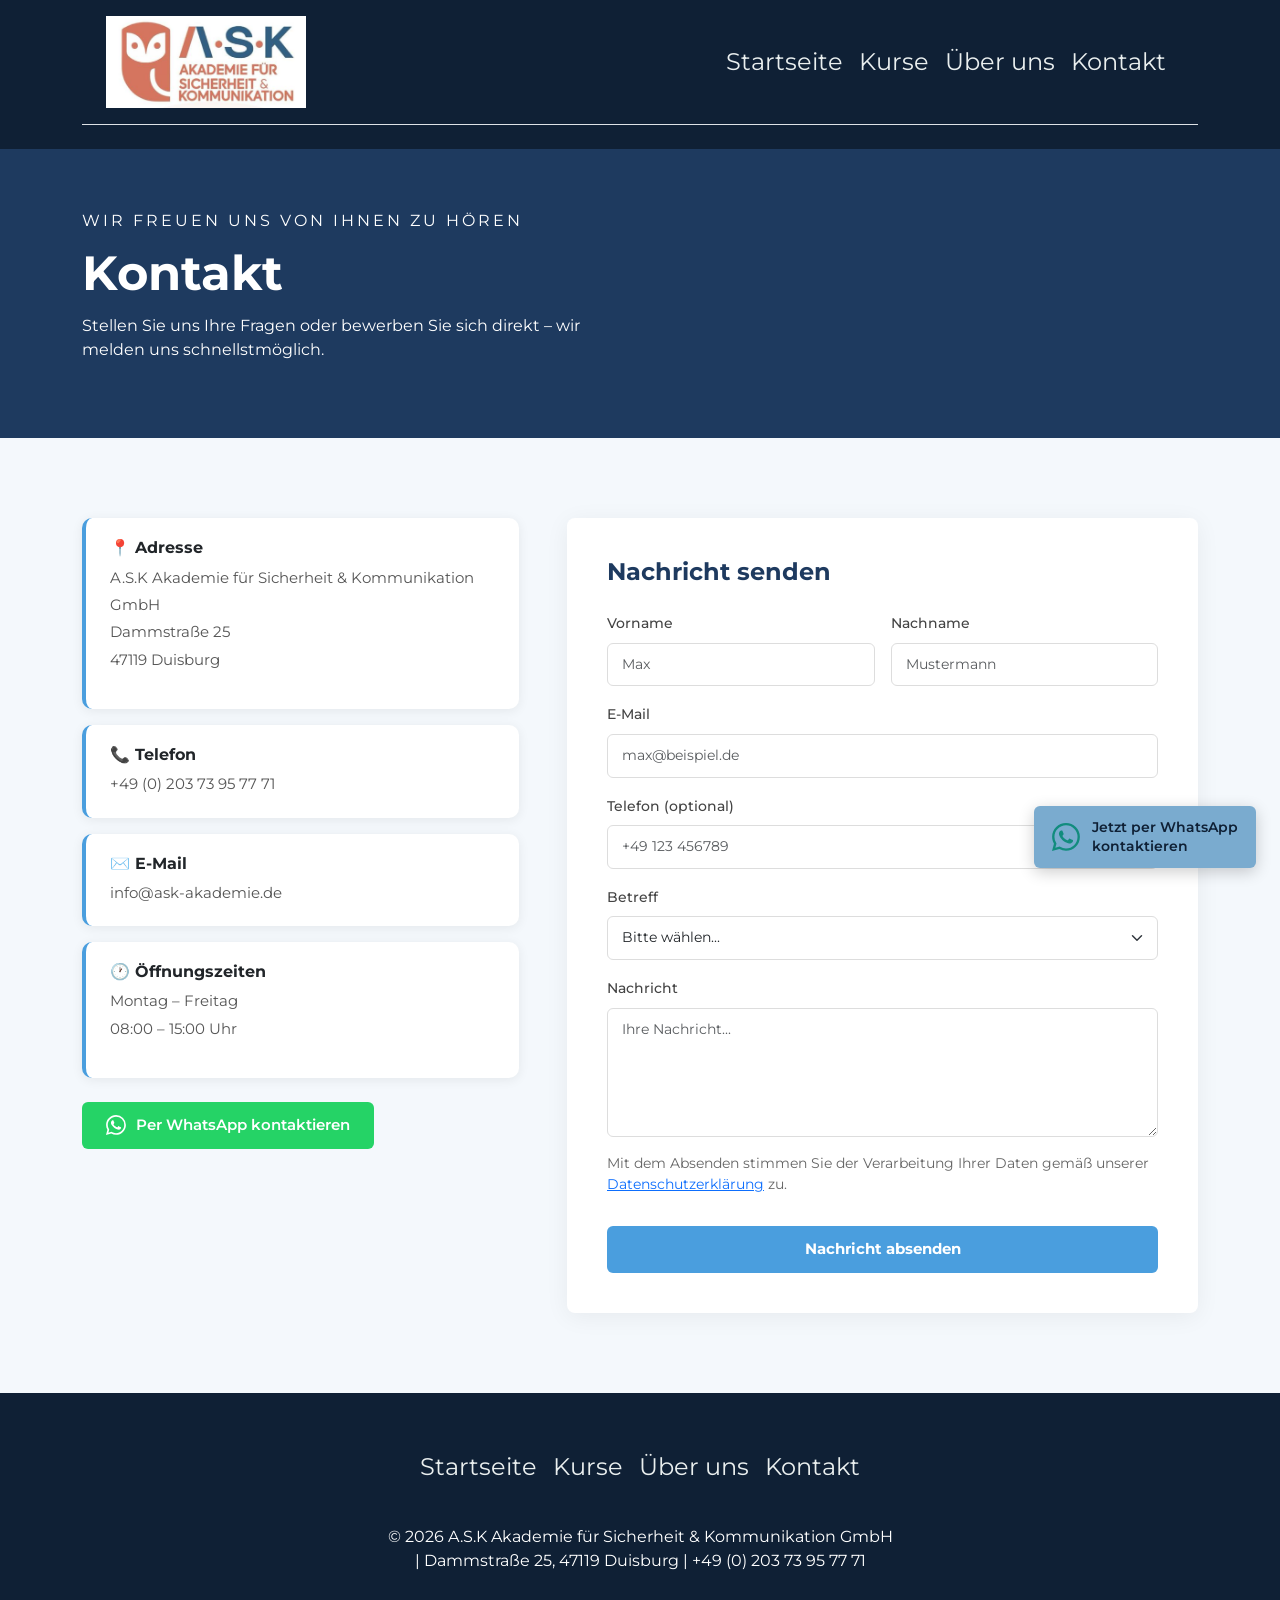
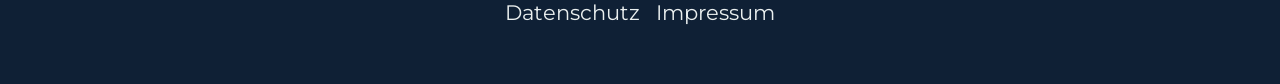
<file: kontakt.html>
<!doctype html>
<html lang="de">
  <head>
    <meta charset="UTF-8" />
    <meta name="viewport" content="width=device-width, initial-scale=1.0" />
    <title>Kontakt | A.S.K Akademie</title>

    <link
      href="https://fonts.googleapis.com/css2?family=Montserrat:wght@400;600;700&display=swap"
      rel="stylesheet"
    />

    <!-- Bootstrap CSS -->
    <link
      href="https://cdn.jsdelivr.net/npm/bootstrap@5.3.8/dist/css/bootstrap.min.css"
      rel="stylesheet"
      integrity="sha384-sRIl4kxILFvY47J16cr9ZwB07vP4J8+LH7qKQnuqkuIAvNWLzeN8tE5YBujZqJLB"
      crossorigin="anonymous"
    />

    <!-- Eigenes Stylesheet -->
    <link rel="stylesheet" href="./css/style.css" />
  </head>

  <!-- Floating WhatsApp-Button -->
  <a href="https://wa.me/491517506802" target="_blank" class="whatsapp-float">
    <svg
      xmlns="http://www.w3.org/2000/svg"
      width="28"
      height="28"
      viewBox="0 0 16 16"
    >
      <path
        d="M13.601 2.326A7.854 7.854 0 0 0 7.994 0C3.627 0 .068 3.558.064 7.926c0 1.399.366 2.76 1.057 3.965L0 16l4.204-1.102a7.933 7.933 0 0 0 3.79.965h.004c4.368 0 7.926-3.558 7.93-7.93A7.898 7.898 0 0 0 13.6 2.326zM7.994 14.521a6.573 6.573 0 0 1-3.356-.92l-.24-.144-2.494.654.666-2.433-.156-.251a6.56 6.56 0 0 1-1.007-3.505c0-3.626 2.957-6.584 6.591-6.584a6.56 6.56 0 0 1 4.66 1.931 6.557 6.557 0 0 1 1.928 4.66c-.004 3.639-2.961 6.592-6.592 6.592zm3.615-4.934c-.197-.099-1.17-.578-1.353-.646-.182-.065-.315-.099-.445.099-.133.197-.513.646-.627.775-.114.133-.232.148-.43.05-.197-.1-.836-.308-1.592-.985-.59-.525-.985-1.175-1.103-1.372-.114-.198-.011-.304.088-.403.087-.088.197-.232.296-.346.1-.114.133-.198.198-.33.065-.134.034-.248-.015-.347-.05-.099-.445-1.076-.612-1.47-.16-.389-.323-.335-.445-.34-.114-.007-.247-.007-.38-.007a.729.729 0 0 0-.529.247c-.182.198-.691.677-.691 1.654 0 .977.71 1.916.81 2.049.098.133 1.394 2.132 3.383 2.992.47.205.84.326 1.129.418.475.152.904.129 1.246.08.38-.058 1.171-.48 1.338-.943.164-.464.164-.86.114-.943-.049-.084-.182-.133-.38-.232z"
      />
    </svg>
    <span>Jetzt per WhatsApp<br />kontaktieren</span>
  </a>

  <body class="d-flex flex-column min-vh-100">
    <!-- ============================================================
         HEADER – Navigation
         ============================================================ -->
    <section class="gradient-background">
      <div class="container">
        <header
          class="navbar d-flex align-items-center justify-content-between py-3 px-4 mb-4 border-bottom"
        >
          <!-- Logo -->
          <a
            href="./index.html"
            class="d-inline-flex link-body-emphasis text-decoration-none"
          >
            <img class="logo" src="./assets/images/logo.png" alt="Logo" />
          </a>

          <!-- Hamburger-Menü (mobil) -->
          <button
            class="navbar-toggler d-md-none"
            type="button"
            data-bs-toggle="collapse"
            data-bs-target="#navMenu"
          >
            <span class="navbar-toggler-icon"></span>
          </button>

          <!-- Desktop-Navigation -->
          <ul class="nav d-none d-md-flex" id="navDesktop">
            <li class="nav-item">
              <a href="index.html" class="nav-link px-2">Startseite</a>
            </li>
            <li class="nav-item">
              <a href="Kurse.html" class="nav-link px-2">Kurse</a>
            </li>
            <li class="nav-item">
              <a href="./uber-uns.html" class="nav-link px-2">Über uns</a>
            </li>
            <li class="nav-item">
              <a href="./kontakt.html" class="nav-link px-2">Kontakt</a>
            </li>
          </ul>

          <!-- Mobile Navigation (aufklappbar) -->
          <div class="collapse w-100 d-md-none" id="navMenu">
            <ul class="nav flex-column mt-2 text-end">
              <li class="nav-item">
                <a href="index.html" class="nav-link px-2">Startseite</a>
              </li>
              <li class="nav-item">
                <a href="Kurse.html" class="nav-link px-2">Kurse</a>
              </li>
              <li class="nav-item">
                <a href="./uber-uns.html" class="nav-link px-2">Über uns</a>
              </li>
              <li class="nav-item">
                <a href="./kontakt.html" class="nav-link px-2">Kontakt</a>
              </li>
            </ul>
          </div>
        </header>
      </div>
    </section>

    <!-- ============================================================
         MAIN – Hauptinhalt
         ============================================================ -->
    <main class="flex-grow-1">
      <!-- Hero -->
      <section class="kontakt-hero">
        <div class="container">
          <p class="section-label">Wir freuen uns von Ihnen zu hören</p>
          <h1>Kontakt</h1>
          <p>
            Stellen Sie uns Ihre Fragen oder bewerben Sie sich direkt – wir
            melden uns schnellstmöglich.
          </p>
        </div>
      </section>

      <!-- Kontaktinfo & Formular -->
      <section class="section-kontakt">
        <div class="container">
          <div class="row g-5">
            <!-- Linke Seite – Kontaktinformationen -->
            <div class="col-lg-5">
              <!-- Adresse -->
              <div class="kontakt-info-box">
                <h5>📍 Adresse</h5>
                <p>
                  A.S.K Akademie für Sicherheit & Kommunikation GmbH<br />
                  Dammstraße 25<br />
                  47119 Duisburg
                </p>
              </div>

              <!-- Telefon -->
              <div class="kontakt-info-box">
                <h5>📞 Telefon</h5>
                <a href="tel:+4920373957771">+49 (0) 203 73 95 77 71</a>
              </div>

              <!-- E-Mail -->
              <div class="kontakt-info-box">
                <h5>✉️ E-Mail</h5>
                <a href="mailto:info@ask-akademie.de">info@ask-akademie.de</a>
              </div>

              <!-- Öffnungszeiten -->
              <div class="kontakt-info-box">
                <h5>🕐 Öffnungszeiten</h5>
                <p>Montag – Freitag<br />08:00 – 15:00 Uhr</p>
              </div>

              <!-- WhatsApp-Button -->
              <a
                href="https://wa.me/491517506802"
                target="_blank"
                class="whatsapp-btn"
              >
                <svg
                  xmlns="http://www.w3.org/2000/svg"
                  width="20"
                  height="20"
                  fill="currentColor"
                  viewBox="0 0 16 16"
                >
                  <path
                    d="M13.601 2.326A7.854 7.854 0 0 0 7.994 0C3.627 0 .068 3.558.064 7.926c0 1.399.366 2.76 1.057 3.965L0 16l4.204-1.102a7.933 7.933 0 0 0 3.79.965h.004c4.368 0 7.926-3.558 7.93-7.93A7.898 7.898 0 0 0 13.6 2.326zM7.994 14.521a6.573 6.573 0 0 1-3.356-.92l-.24-.144-2.494.654.666-2.433-.156-.251a6.56 6.56 0 0 1-1.007-3.505c0-3.626 2.957-6.584 6.591-6.584a6.56 6.56 0 0 1 4.66 1.931 6.557 6.557 0 0 1 1.928 4.66c-.004 3.639-2.961 6.592-6.592 6.592zm3.615-4.934c-.197-.099-1.17-.578-1.353-.646-.182-.065-.315-.099-.445.099-.133.197-.513.646-.627.775-.114.133-.232.148-.43.05-.197-.1-.836-.308-1.592-.985-.59-.525-.985-1.175-1.103-1.372-.114-.198-.011-.304.088-.403.087-.088.197-.232.296-.346.1-.114.133-.198.198-.33.065-.134.034-.248-.015-.347-.05-.099-.445-1.076-.612-1.47-.16-.389-.323-.335-.445-.34-.114-.007-.247-.007-.38-.007a.729.729 0 0 0-.529.247c-.182.198-.691.677-.691 1.654 0 .977.71 1.916.81 2.049.098.133 1.394 2.132 3.383 2.992.47.205.84.326 1.129.418.475.152.904.129 1.246.08.38-.058 1.171-.48 1.338-.943.164-.464.164-.86.114-.943-.049-.084-.182-.133-.38-.232z"
                  />
                </svg>
                Per WhatsApp kontaktieren
              </a>
            </div>

            <!-- Rechte Seite – Kontaktformular -->
            <div class="col-lg-7">
              <div class="kontakt-formular">
                <h4>Nachricht senden</h4>

                <form action="https://formspree.io/f/xrejozzz" method="POST">
                  <div class="row g-3">
                    <!-- Name -->
                    <div class="col-md-6">
                      <label class="form-label">Vorname</label>
                      <input
                        type="text"
                        name="vorname"
                        class="form-control"
                        placeholder="Max"
                        required
                      />
                    </div>
                    <div class="col-md-6">
                      <label class="form-label">Nachname</label>
                      <input
                        type="text"
                        name="nachname"
                        class="form-control"
                        placeholder="Mustermann"
                        required
                      />
                    </div>

                    <!-- E-Mail -->
                    <div class="col-12">
                      <label class="form-label">E-Mail</label>
                      <input
                        type="email"
                        name="email"
                        class="form-control"
                        placeholder="max@beispiel.de"
                        required
                      />
                    </div>

                    <!-- Telefon -->
                    <div class="col-12">
                      <label class="form-label">Telefon (optional)</label>
                      <input
                        type="tel"
                        name="telefon"
                        class="form-control"
                        placeholder="+49 123 456789"
                      />
                    </div>

                    <!-- Betreff -->
                    <div class="col-12">
                      <label class="form-label">Betreff</label>
                      <select name="betreff" class="form-select">
                        <option value="">Bitte wählen...</option>
                        <option>Anmeldung §34a Grundlehrgang</option>
                        <option>Frage zur Förderung</option>
                        <option>Allgemeine Anfrage</option>
                        <option>Bewerbung</option>
                      </select>
                    </div>

                    <!-- Nachricht -->
                    <div class="col-12">
                      <label class="form-label">Nachricht</label>
                      <textarea
                        class="form-control"
                        name="nachricht"
                        rows="5"
                        placeholder="Ihre Nachricht..."
                        required
                      ></textarea>
                    </div>

                    <!-- Datenschutzhinweis -->
                    <div class="col-12">
                      <p style="font-size: 0.85rem; color: #666">
                        Mit dem Absenden stimmen Sie der Verarbeitung Ihrer
                        Daten gemäß unserer
                        <a href="./datenschutz.html">Datenschutzerklärung</a>
                        zu.
                      </p>
                    </div>

                    <!-- Absenden -->
                    <div class="col-12">
                      <button type="submit" class="btn-kontakt">
                        Nachricht absenden
                      </button>
                    </div>
                  </div>
                </form>
              </div>
            </div>
          </div>
        </div>
      </section>
    </main>

    <!-- ============================================================
         FOOTER
         ============================================================ -->
    <footer class="gradient-background px-4 py-5">
      <div class="container">
        <!-- Footer-Navigation -->
        <ul class="nav justify-content-center pb-3 mb-3">
          <li class="nav-item">
            <a href="index.html" class="nav-link px-2">Startseite</a>
          </li>
          <li class="nav-item">
            <a href="Kurse.html" class="nav-link px-2">Kurse</a>
          </li>
          <li class="nav-item">
            <a href="uber-uns.html" class="nav-link px-2">Über uns</a>
          </li>
          <li class="nav-item">
            <a href="kontakt.html" class="nav-link px-2">Kontakt</a>
          </li>
        </ul>

        <!-- Adresse & Kontakt -->
        <p class="text-center text-white">
          © 2026 A.S.K Akademie für Sicherheit & Kommunikation GmbH <br />|
          Dammstraße 25, 47119 Duisburg | +49 (0) 203 73 95 77 71 <br />
        </p>

        <!-- Rechtliches -->
        <ul class="nav justify-content-center mt-2 footer-legal">
          <li class="nav-item">
            <a href="./datenschutz.html" class="nav-link px-2">Datenschutz</a>
          </li>
          <li class="nav-item">
            <a href="./impressum.html" class="nav-link px-2">Impressum</a>
          </li>
        </ul>
      </div>
    </footer>

    <!-- Bootstrap JS -->
    <script
      src="https://cdn.jsdelivr.net/npm/bootstrap@5.3.8/dist/js/bootstrap.bundle.min.js"
      integrity="sha384-FKyoEForCGlyvwx9Hj09JcYn3nv7wiPVlz7YYwJrWVcXK/BmnVDxM+D2scQbITxI"
      crossorigin="anonymous"
    ></script>
  </body>
</html>
</file>
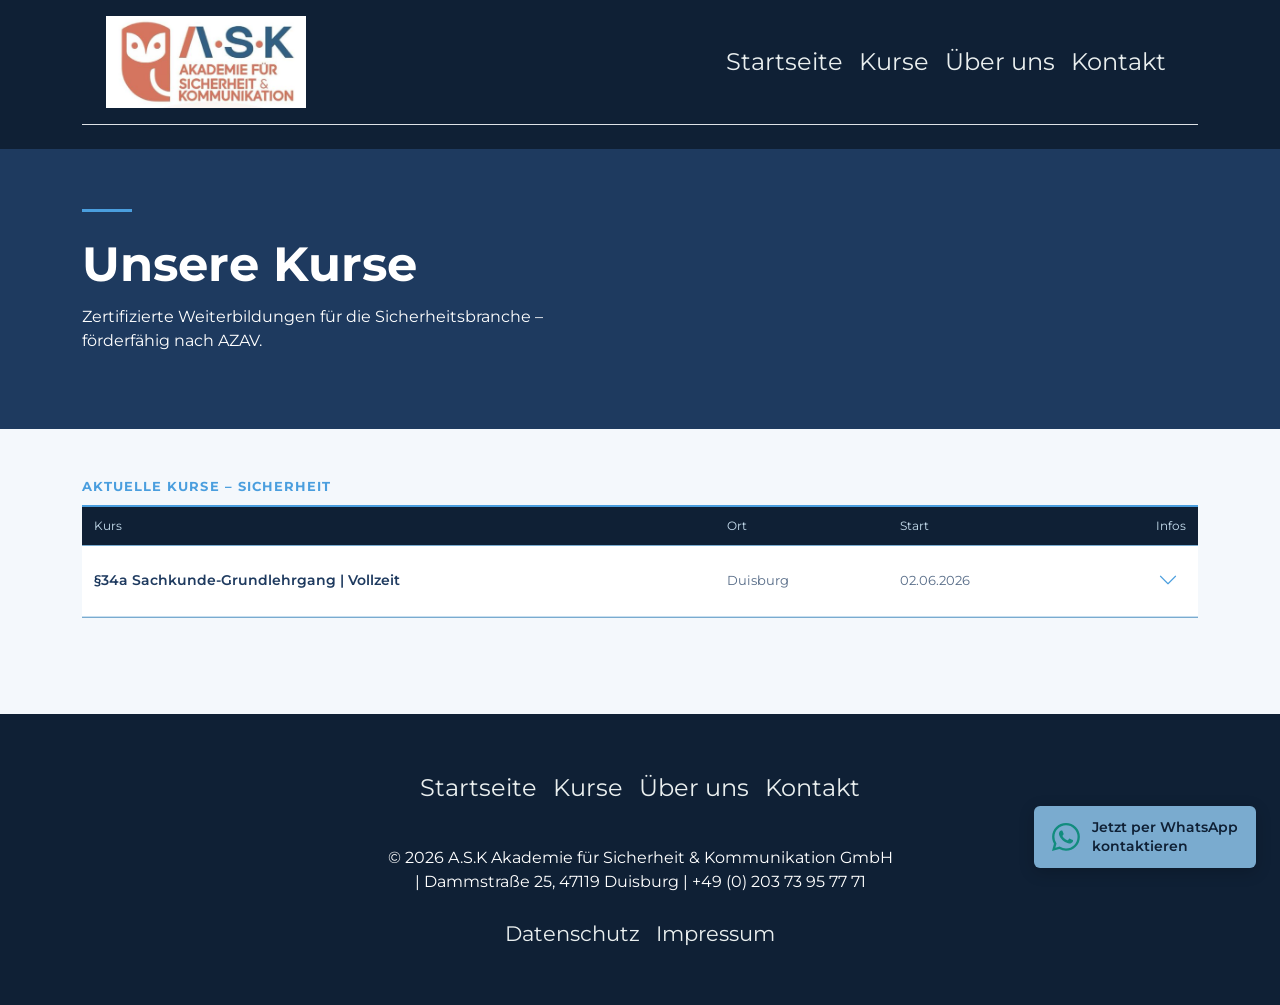
<file: Kurse.html>
<!doctype html>
<html lang="de">
  <head>
    <meta charset="UTF-8" />
    <meta name="viewport" content="width=device-width, initial-scale=1.0" />
    <title>Sicherheitskraft Schulung | Kurse</title>

    <link
      href="https://fonts.googleapis.com/css2?family=Montserrat:wght@400;600;700&display=swap"
      rel="stylesheet"
    />
    <!-- Bootstrap Icons -->
    <link
      rel="stylesheet"
      href="https://cdn.jsdelivr.net/npm/bootstrap-icons@1.11.3/font/bootstrap-icons.min.css"
    />

    <!-- Bootstrap CSS -->
    <link
      href="https://cdn.jsdelivr.net/npm/bootstrap@5.3.8/dist/css/bootstrap.min.css"
      rel="stylesheet"
      integrity="sha384-sRIl4kxILFvY47J16cr9ZwB07vP4J8+LH7qKQnuqkuIAvNWLzeN8tE5YBujZqJLB"
      crossorigin="anonymous"
    />

    <!-- Eigenes Stylesheet -->
    <link rel="stylesheet" href="./css/style.css" />
  </head>

  <!-- Floating WhatsApp-Button -->
  <a href="https://wa.me/491517506802" target="_blank" class="whatsapp-float">
    <svg
      xmlns="http://www.w3.org/2000/svg"
      width="28"
      height="28"
      viewBox="0 0 16 16"
    >
      <path
        d="M13.601 2.326A7.854 7.854 0 0 0 7.994 0C3.627 0 .068 3.558.064 7.926c0 1.399.366 2.76 1.057 3.965L0 16l4.204-1.102a7.933 7.933 0 0 0 3.79.965h.004c4.368 0 7.926-3.558 7.93-7.93A7.898 7.898 0 0 0 13.6 2.326zM7.994 14.521a6.573 6.573 0 0 1-3.356-.92l-.24-.144-2.494.654.666-2.433-.156-.251a6.56 6.56 0 0 1-1.007-3.505c0-3.626 2.957-6.584 6.591-6.584a6.56 6.56 0 0 1 4.66 1.931 6.557 6.557 0 0 1 1.928 4.66c-.004 3.639-2.961 6.592-6.592 6.592zm3.615-4.934c-.197-.099-1.17-.578-1.353-.646-.182-.065-.315-.099-.445.099-.133.197-.513.646-.627.775-.114.133-.232.148-.43.05-.197-.1-.836-.308-1.592-.985-.59-.525-.985-1.175-1.103-1.372-.114-.198-.011-.304.088-.403.087-.088.197-.232.296-.346.1-.114.133-.198.198-.33.065-.134.034-.248-.015-.347-.05-.099-.445-1.076-.612-1.47-.16-.389-.323-.335-.445-.34-.114-.007-.247-.007-.38-.007a.729.729 0 0 0-.529.247c-.182.198-.691.677-.691 1.654 0 .977.71 1.916.81 2.049.098.133 1.394 2.132 3.383 2.992.47.205.84.326 1.129.418.475.152.904.129 1.246.08.38-.058 1.171-.48 1.338-.943.164-.464.164-.86.114-.943-.049-.084-.182-.133-.38-.232z"
      />
    </svg>
    <span>Jetzt per WhatsApp<br />kontaktieren</span>
  </a>

  <body class="d-flex flex-column min-vh-100">
    <!-- ============================================================
         HEADER – Navigation
         ============================================================ -->
    <section class="gradient-background">
      <div class="container">
        <header
          class="navbar d-flex align-items-center justify-content-between py-3 px-4 mb-4 border-bottom"
        >
          <!-- Logo -->
          <a
            href="./index.html"
            class="d-inline-flex link-body-emphasis text-decoration-none"
          >
            <img class="logo" src="./assets/images/logo.png" alt="Logo" />
          </a>

          <!-- Hamburger-Menü (mobil) -->
          <button
            class="navbar-toggler d-md-none"
            type="button"
            data-bs-toggle="collapse"
            data-bs-target="#navMenu"
          >
            <span class="navbar-toggler-icon"></span>
          </button>

          <!-- Desktop-Navigation -->
          <ul class="nav d-none d-md-flex" id="navDesktop">
            <li class="nav-item">
              <a href="index.html" class="nav-link px-2">Startseite</a>
            </li>
            <li class="nav-item">
              <a href="Kurse.html" class="nav-link px-2">Kurse</a>
            </li>
            <li class="nav-item">
              <a href="./uber-uns.html" class="nav-link px-2">Über uns</a>
            </li>
            <li class="nav-item">
              <a href="./kontakt.html" class="nav-link px-2">Kontakt</a>
            </li>
          </ul>

          <!-- Mobile Navigation (aufklappbar) -->
          <div class="collapse w-100 d-md-none" id="navMenu">
            <ul class="nav flex-column mt-2 text-end">
              <li class="nav-item">
                <a href="index.html" class="nav-link px-2">Startseite</a>
              </li>
              <li class="nav-item">
                <a href="Kurse.html" class="nav-link px-2">Kurse</a>
              </li>
              <li class="nav-item">
                <a href="./uber-uns.html" class="nav-link px-2">Über uns</a>
              </li>
              <li class="nav-item">
                <a href="./kontakt.html" class="nav-link px-2">Kontakt</a>
              </li>
            </ul>
          </div>
        </header>
      </div>
    </section>

    <!-- ============================================================
         MAIN – Kursübersicht
         ============================================================ -->
    <main class="flex-grow-1">
      <!-- Hero -->
      <section class="kontakt-hero">
        <div class="container">
          <div class="accent-line"></div>
          <h1>Unsere Kurse</h1>
          <p>
            Zertifizierte Weiterbildungen für die Sicherheitsbranche –
            förderfähig nach AZAV.
          </p>
        </div>
      </section>

      <!-- Accordion-Tabelle -->
      <section class="kurse-section-wrap">
        <div class="container">
          <!-- ── Kategorie 1: Sicherheit ── -->
          <div class="kurse-category">
            <div class="kurse-category-title">Aktuelle Kurse – Sicherheit</div>
            <table class="kurse-table">
              <thead>
                <tr>
                  <th>Kurs</th>
                  <th>Ort</th>
                  <th>Start</th>
                  <th style="text-align: right">Infos</th>
                </tr>
              </thead>
              <tbody>
                <!-- Zeile 1 -->
                <tr class="kurse-row" onclick="toggleDetail('sik-1')">
                  <td class="kurs-name">
                    §34a Sachkunde-Grundlehrgang | Vollzeit
                  </td>
                  <td class="kurs-ort">Duisburg</td>
                  <td class="kurs-start">02.06.2026</td>
                  <td class="kurs-toggle">
                    <button
                      class="kurse-toggle-btn"
                      id="btn-sik-1"
                      aria-expanded="false"
                      aria-label="Details anzeigen"
                    >
                      <i class="bi bi-chevron-down"></i>
                    </button>
                  </td>
                </tr>
                <tr class="detail-row">
                  <td colspan="4">
                    <div class="detail-inner" id="detail-sik-1">
                      <div class="detail-grid">
                        <div class="detail-item">
                          <div class="detail-label">Dauer</div>
                          <div class="detail-val">6 Wochen</div>
                        </div>
                        <div class="detail-item">
                          <div class="detail-label">Format</div>
                          <div class="detail-val">Vollzeit</div>
                        </div>
                        <div class="detail-item">
                          <div class="detail-label">Verfügbarkeit</div>
                          <div class="detail-val">12 Plätze frei</div>
                        </div>
                      </div>
                      <p class="detail-desc">
                        Vorbereitung auf die IHK-Sachkundeprüfung nach §34a
                        GewO. Themen: Rechtsgrundlagen, Datenschutz,
                        Deeskalation, interkulturelle Kompetenz, Erste Hilfe und brandschutz.
                      </p>
                      <div class="detail-tags">
                        <span class="detail-badge">AZAV förderfähig</span>
                        <span class="detail-badge">IHK-Prüfung</span>
                        <span class="detail-badge">Erste Hilfe inkl.</span>
                      </div>
                      <a href="./kontakt.html" class="detail-anmelden"
                        >Jetzt anmelden</a
                      >
                    </div>
                  </td>
                </tr>
              </tbody>
            </table>
          </div>

          
              </tbody>
            </table>
          </div>
        </div>
      </section>
    </main>

    <!-- ============================================================
         FOOTER
         ============================================================ -->
    <footer class="gradient-background px-4 py-5">
      <div class="container">
        <ul class="nav justify-content-center pb-3 mb-3">
          <li class="nav-item">
            <a href="index.html" class="nav-link px-2">Startseite</a>
          </li>
          <li class="nav-item">
            <a href="Kurse.html" class="nav-link px-2">Kurse</a>
          </li>
          <li class="nav-item">
            <a href="uber-uns.html" class="nav-link px-2">Über uns</a>
          </li>
          <li class="nav-item">
            <a href="kontakt.html" class="nav-link px-2">Kontakt</a>
          </li>
        </ul>
        <p class="text-center text-white">
          © 2026 A.S.K Akademie für Sicherheit & Kommunikation GmbH <br />|
          Dammstraße 25, 47119 Duisburg | +49 (0) 203 73 95 77 71
        </p>
        <ul class="nav justify-content-center mt-2 footer-legal">
          <li class="nav-item">
            <a href="./datenschutz.html" class="nav-link px-2">Datenschutz</a>
          </li>
          <li class="nav-item">
            <a href="./impressum.html" class="nav-link px-2">Impressum</a>
          </li>
        </ul>
      </div>
    </footer>

    <!-- Bootstrap JS -->
    <script
      src="https://cdn.jsdelivr.net/npm/bootstrap@5.3.8/dist/js/bootstrap.bundle.min.js"
      integrity="sha384-FKyoEForCGlyvwx9Hj09JcYn3nv7wiPVlz7YYwJrWVcXK/BmnVDxM+D2scQbITxI"
      crossorigin="anonymous"
    ></script>

    <!-- Accordion JavaScript -->
    <script>
      function toggleDetail(id) {
        var detail = document.getElementById("detail-" + id);
        var btn = document.getElementById("btn-" + id);
        var isOpen = detail.classList.contains("open");
        detail.classList.toggle("open", !isOpen);
        btn.classList.toggle("open", !isOpen);
        btn.setAttribute("aria-expanded", String(!isOpen));
      }
    </script>
  </body>
</html>
</file>
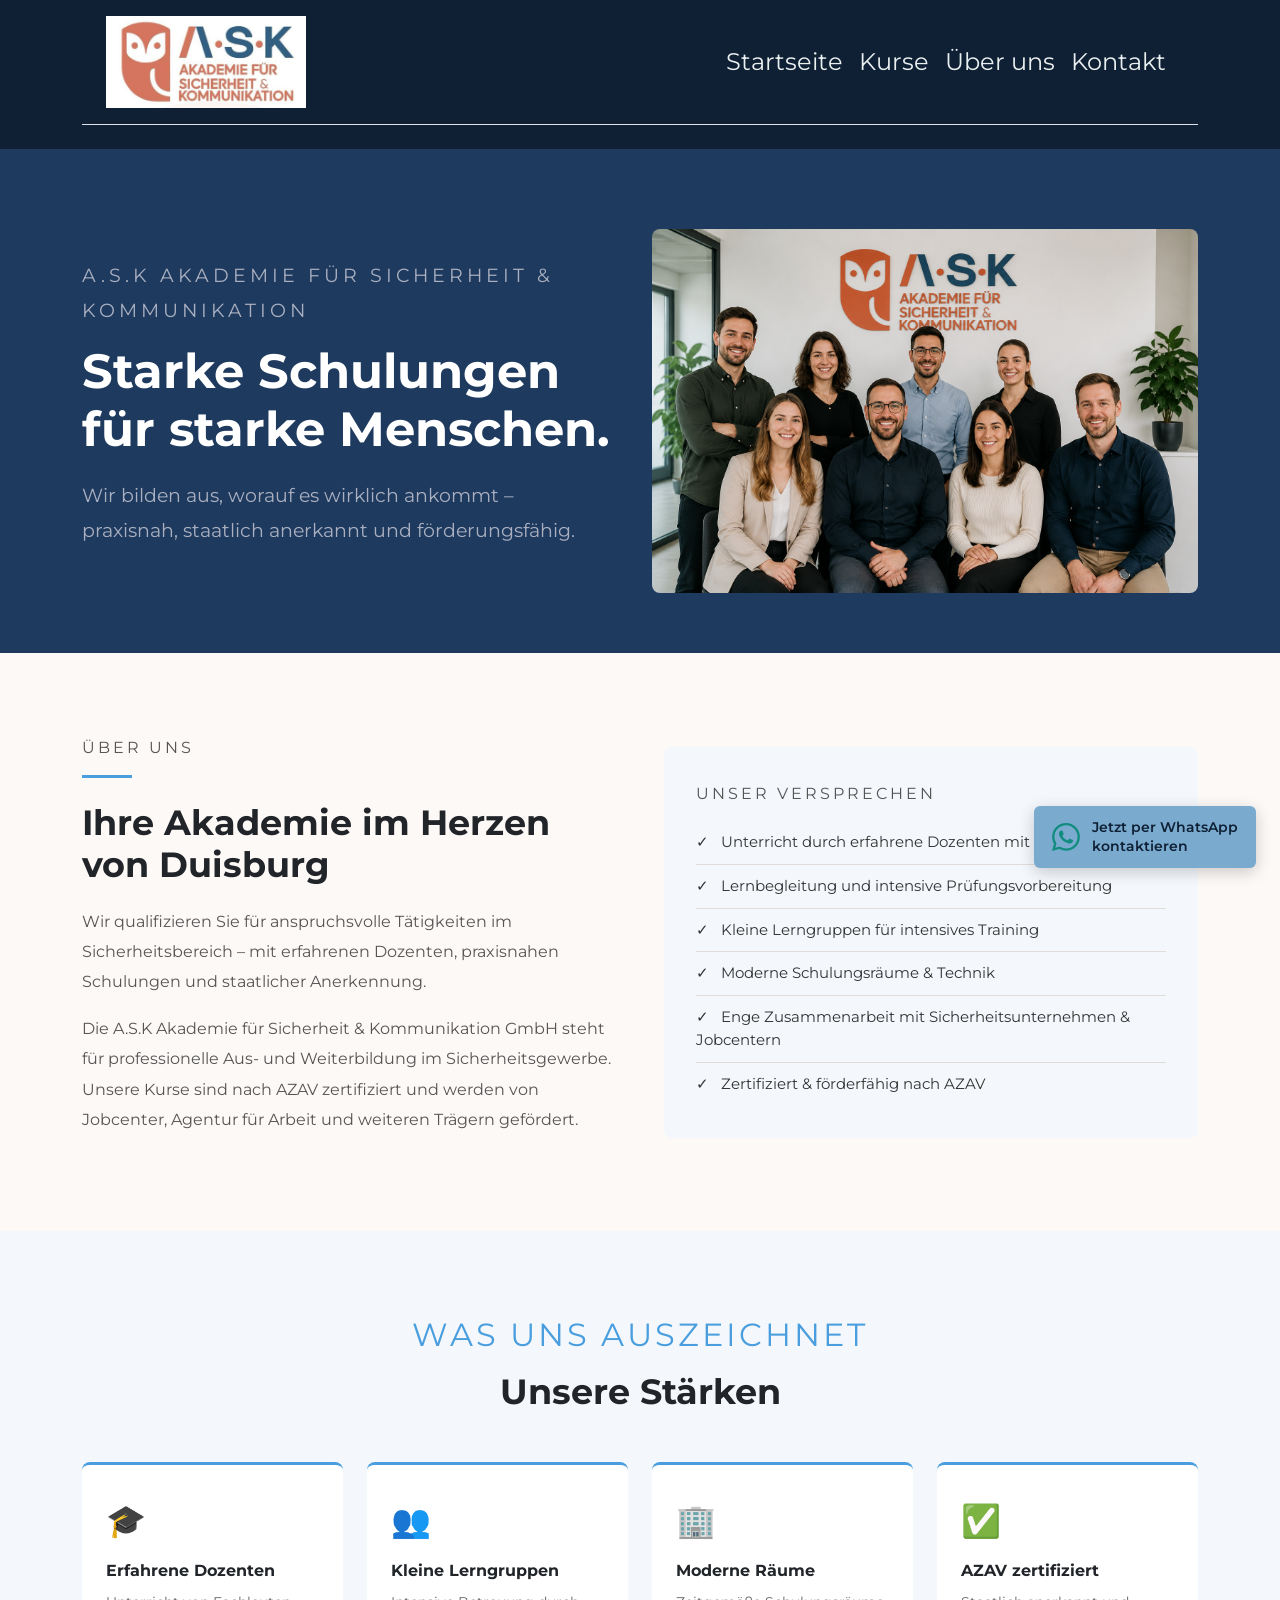
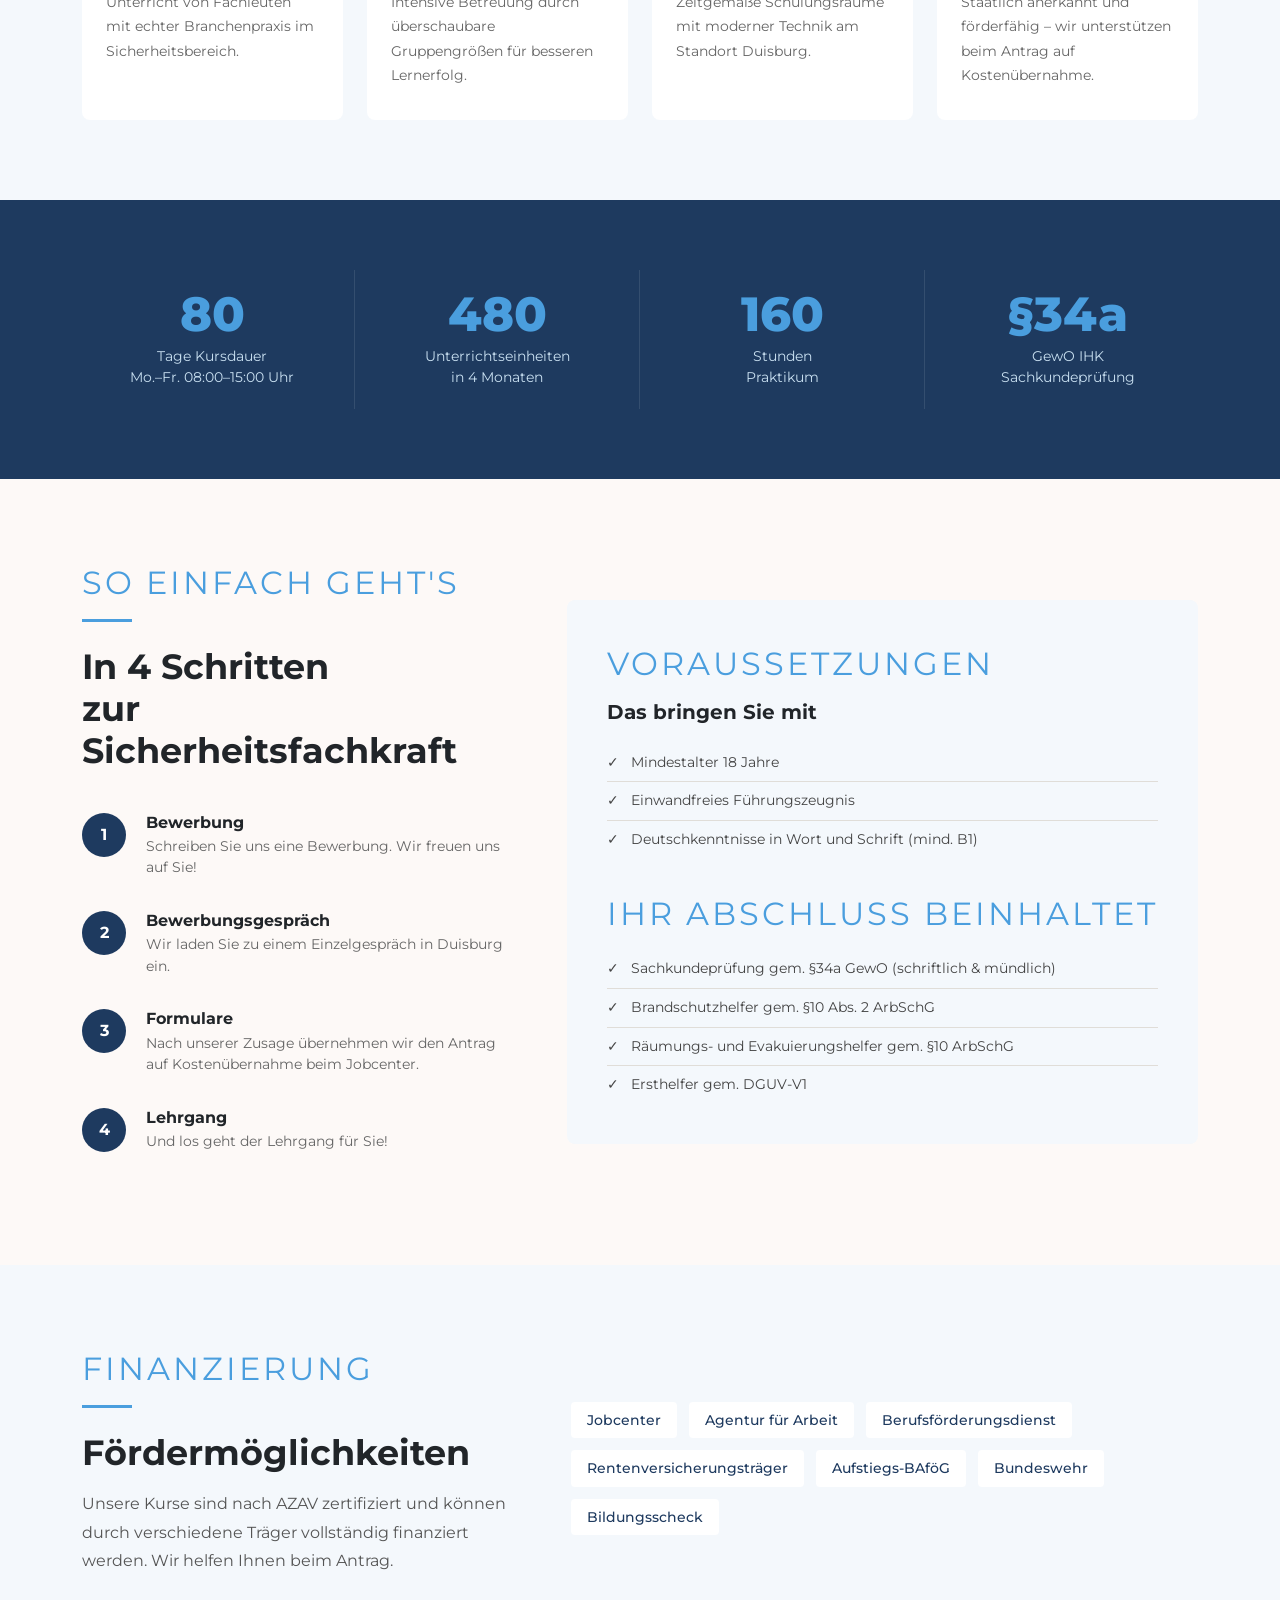
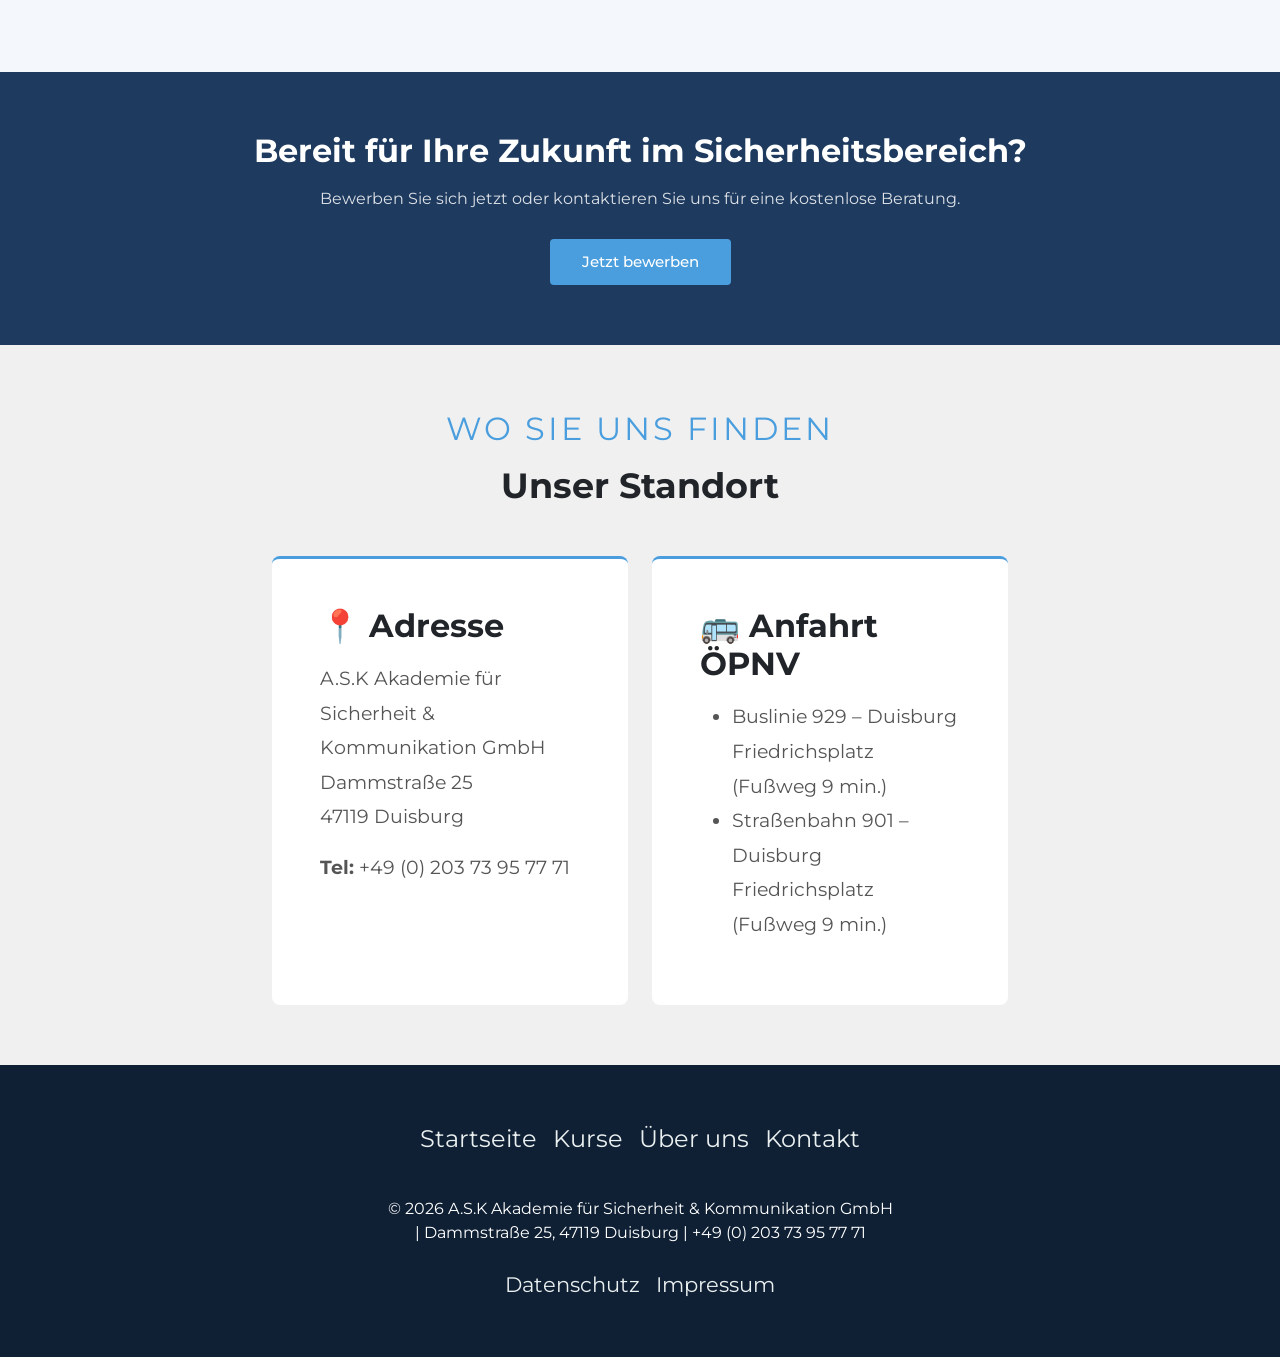
<file: uber-uns.html>
<!doctype html>
<html lang="de">
  <head>
    <meta charset="UTF-8" />
    <meta name="viewport" content="width=device-width, initial-scale=1.0" />
    <title>Über uns | A.S.K Akademie</title>

    <link
      href="https://fonts.googleapis.com/css2?family=Montserrat:wght@400;600;700&display=swap"
      rel="stylesheet"
    />

    <!-- Bootstrap CSS -->
    <link
      href="https://cdn.jsdelivr.net/npm/bootstrap@5.3.8/dist/css/bootstrap.min.css"
      rel="stylesheet"
      integrity="sha384-sRIl4kxILFvY47J16cr9ZwB07vP4J8+LH7qKQnuqkuIAvNWLzeN8tE5YBujZqJLB"
      crossorigin="anonymous"
    />

    <!-- Eigenes Stylesheet -->
    <link rel="stylesheet" href="./css/style.css" />
  </head>

  <!-- Floating WhatsApp-Button -->
  <a href="https://wa.me/491517506802" target="_blank" class="whatsapp-float">
    <svg
      xmlns="http://www.w3.org/2000/svg"
      width="28"
      height="28"
      viewBox="0 0 16 16"
    >
      <path
        d="M13.601 2.326A7.854 7.854 0 0 0 7.994 0C3.627 0 .068 3.558.064 7.926c0 1.399.366 2.76 1.057 3.965L0 16l4.204-1.102a7.933 7.933 0 0 0 3.79.965h.004c4.368 0 7.926-3.558 7.93-7.93A7.898 7.898 0 0 0 13.6 2.326zM7.994 14.521a6.573 6.573 0 0 1-3.356-.92l-.24-.144-2.494.654.666-2.433-.156-.251a6.56 6.56 0 0 1-1.007-3.505c0-3.626 2.957-6.584 6.591-6.584a6.56 6.56 0 0 1 4.66 1.931 6.557 6.557 0 0 1 1.928 4.66c-.004 3.639-2.961 6.592-6.592 6.592zm3.615-4.934c-.197-.099-1.17-.578-1.353-.646-.182-.065-.315-.099-.445.099-.133.197-.513.646-.627.775-.114.133-.232.148-.43.05-.197-.1-.836-.308-1.592-.985-.59-.525-.985-1.175-1.103-1.372-.114-.198-.011-.304.088-.403.087-.088.197-.232.296-.346.1-.114.133-.198.198-.33.065-.134.034-.248-.015-.347-.05-.099-.445-1.076-.612-1.47-.16-.389-.323-.335-.445-.34-.114-.007-.247-.007-.38-.007a.729.729 0 0 0-.529.247c-.182.198-.691.677-.691 1.654 0 .977.71 1.916.81 2.049.098.133 1.394 2.132 3.383 2.992.47.205.84.326 1.129.418.475.152.904.129 1.246.08.38-.058 1.171-.48 1.338-.943.164-.464.164-.86.114-.943-.049-.084-.182-.133-.38-.232z"
      />
    </svg>
    <span>Jetzt per WhatsApp<br />kontaktieren</span>
  </a>

  <body class="d-flex flex-column min-vh-100">
    <!-- ============================================================
         HEADER – Navigation
         ============================================================ -->
    <section class="gradient-background">
      <div class="container">
        <header
          class="navbar d-flex align-items-center justify-content-between py-3 px-4 mb-4 border-bottom"
        >
          <!-- Logo -->
          <a
            href="./index.html"
            class="d-inline-flex link-body-emphasis text-decoration-none"
          >
            <img class="logo" src="./assets/images/logo.png" alt="Logo" />
          </a>

          <!-- Hamburger-Menü (mobil) -->
          <button
            class="navbar-toggler d-md-none"
            type="button"
            data-bs-toggle="collapse"
            data-bs-target="#navMenu"
          >
            <span class="navbar-toggler-icon"></span>
          </button>

          <!-- Desktop-Navigation -->
          <ul class="nav d-none d-md-flex" id="navDesktop">
            <li class="nav-item">
              <a href="index.html" class="nav-link px-2">Startseite</a>
            </li>
            <li class="nav-item">
              <a href="Kurse.html" class="nav-link px-2">Kurse</a>
            </li>
            <li class="nav-item">
              <a href="./uber-uns.html" class="nav-link px-2">Über uns</a>
            </li>
            <li class="nav-item">
              <a href="./kontakt.html" class="nav-link px-2">Kontakt</a>
            </li>
          </ul>

          <!-- Mobile Navigation (aufklappbar) -->
          <div class="collapse w-100 d-md-none" id="navMenu">
            <ul class="nav flex-column mt-2 text-end">
              <li class="nav-item">
                <a href="index.html" class="nav-link px-2">Startseite</a>
              </li>
              <li class="nav-item">
                <a href="Kurse.html" class="nav-link px-2">Kurse</a>
              </li>
              <li class="nav-item">
                <a href="./uber-uns.html" class="nav-link px-2">Über uns</a>
              </li>
              <li class="nav-item">
                <a href="./kontakt.html" class="nav-link px-2">Kontakt</a>
              </li>
            </ul>
          </div>
        </header>
      </div>
    </section>

    <!-- ============================================================
         MAIN – Hauptinhalt
         ============================================================ -->
    <main class="flex-grow-1">
      <!-- Hero -->
      <section class="hero">
        <div class="container position-relative">
          <div class="row align-items-center">
            <!-- Text -->
            <div class="col-lg-6">
              <p class="hero-label">
                A.S.K Akademie für Sicherheit & Kommunikation
              </p>
              <h1>Starke Schulungen<br />für starke Menschen.</h1>
              <p>
                Wir bilden aus, worauf es wirklich ankommt – praxisnah,
                staatlich anerkannt und förderungsfähig.
              </p>
            </div>

            <!-- Bild -->
            <div class="col-lg-6">
              <img
                src="./assets/images/ChatGPT Image 9. Mai 2026, 18_01_40.png"
                alt="Schulung"
                class="hero-img"
              />
            </div>
          </div>
        </div>
      </section>

      <!-- Wer wir sind -->
      <section class="section-wir">
        <div class="container">
          <div class="row align-items-center g-5">
            <!-- Text -->
            <div class="col-lg-6">
              <p class="section-label">Über uns</p>
              <div class="accent-line"></div>
              <h2>Ihre Akademie im Herzen von Duisburg</h2>
              <p>
                Wir qualifizieren Sie für anspruchsvolle Tätigkeiten im
                Sicherheitsbereich – mit erfahrenen Dozenten, praxisnahen
                Schulungen und staatlicher Anerkennung.
              </p>
              <p>
                Die A.S.K Akademie für Sicherheit & Kommunikation GmbH steht für
                professionelle Aus- und Weiterbildung im Sicherheitsgewerbe.
                Unsere Kurse sind nach AZAV zertifiziert und werden von
                Jobcenter, Agentur für Arbeit und weiteren Trägern gefördert.
              </p>
            </div>

            <!-- Versprechen-Box -->
            <div class="col-lg-6">
              <div class="versprechen-box">
                <p class="section-label">Unser Versprechen</p>
                <ul style="padding: 0; margin: 0">
                  <li>
                    ✓ &nbsp; Unterricht durch erfahrene Dozenten mit
                    Branchenpraxis
                  </li>
                  <li>
                    ✓ &nbsp; Lernbegleitung und intensive Prüfungsvorbereitung
                  </li>
                  <li>✓ &nbsp; Kleine Lerngruppen für intensives Training</li>
                  <li>✓ &nbsp; Moderne Schulungsräume & Technik</li>
                  <li>
                    ✓ &nbsp; Enge Zusammenarbeit mit Sicherheitsunternehmen &
                    Jobcentern
                  </li>
                  <li>✓ &nbsp; Zertifiziert & förderfähig nach AZAV</li>
                </ul>
              </div>
            </div>
          </div>
        </div>
      </section>

      <!-- Stärken -->
      <section class="section-staerken">
        <div class="container">
          <div class="text-center mb-5">
            <p class="section-label">Was uns auszeichnet</p>
            <h2 style="font-size: clamp(1.5rem, 3vw, 2.2rem); font-weight: 700">
              Unsere Stärken
            </h2>
          </div>

          <div class="row g-4">
            <!-- Stärke 1 -->
            <div class="col-sm-6 col-lg-3">
              <div class="staerken-card">
                <div class="icon">🎓</div>
                <h5>Erfahrene Dozenten</h5>
                <p>
                  Unterricht von Fachleuten mit echter Branchenpraxis im
                  Sicherheitsbereich.
                </p>
              </div>
            </div>

            <!-- Stärke 2 -->
            <div class="col-sm-6 col-lg-3">
              <div class="staerken-card">
                <div class="icon">👥</div>
                <h5>Kleine Lerngruppen</h5>
                <p>
                  Intensive Betreuung durch überschaubare Gruppengrößen für
                  besseren Lernerfolg.
                </p>
              </div>
            </div>

            <!-- Stärke 3 -->
            <div class="col-sm-6 col-lg-3">
              <div class="staerken-card">
                <div class="icon">🏢</div>
                <h5>Moderne Räume</h5>
                <p>
                  Zeitgemäße Schulungsräume mit moderner Technik am Standort
                  Duisburg.
                </p>
              </div>
            </div>

            <!-- Stärke 4 -->
            <div class="col-sm-6 col-lg-3">
              <div class="staerken-card">
                <div class="icon">✅</div>
                <h5>AZAV zertifiziert</h5>
                <p>
                  Staatlich anerkannt und förderfähig – wir unterstützen beim
                  Antrag auf Kostenübernahme.
                </p>
              </div>
            </div>
          </div>
        </div>
      </section>

      <!-- Zahlen & Fakten -->
      <section class="section-zahlen">
        <div class="container">
          <div class="row">
            <!-- Zahl 1 -->
            <div class="col-6 col-md-3 zahl-box">
              <div class="zahl">80</div>
              <p>Tage Kursdauer<br />Mo.–Fr. 08:00–15:00 Uhr</p>
            </div>

            <!-- Zahl 2 -->
            <div class="col-6 col-md-3 zahl-box">
              <div class="zahl">480</div>
              <p>Unterrichtseinheiten<br />in 4 Monaten</p>
            </div>

            <!-- Zahl 3 -->
            <div class="col-6 col-md-3 zahl-box">
              <div class="zahl">160</div>
              <p>Stunden<br />Praktikum</p>
            </div>

            <!-- Zahl 4 -->
            <div class="col-6 col-md-3 zahl-box">
              <div class="zahl">§34a</div>
              <p>GewO IHK<br />Sachkundeprüfung</p>
            </div>
          </div>
        </div>
      </section>

      <!-- 4 Schritte & Voraussetzungen -->
      <section class="section-schritte">
        <div class="container">
          <div class="row g-5 align-items-center">
            <!-- Linke Seite – Schritte -->
            <div class="col-lg-5">
              <p class="section-label">So einfach geht's</p>
              <div class="accent-line"></div>
              <h2
                style="
                  font-size: clamp(1.5rem, 3vw, 2.2rem);
                  font-weight: 700;
                  margin-bottom: 40px;
                "
              >
                In 4 Schritten<br />zur Sicherheitsfachkraft
              </h2>

              <!-- Schritt 1 -->
              <div class="schritt">
                <div class="schritt-nr">1</div>
                <div>
                  <h6>Bewerbung</h6>
                  <p>
                    Schreiben Sie uns eine Bewerbung. Wir freuen uns auf Sie!
                  </p>
                </div>
              </div>

              <!-- Schritt 2 -->
              <div class="schritt">
                <div class="schritt-nr">2</div>
                <div>
                  <h6>Bewerbungsgespräch</h6>
                  <p>Wir laden Sie zu einem Einzelgespräch in Duisburg ein.</p>
                </div>
              </div>

              <!-- Schritt 3 -->
              <div class="schritt">
                <div class="schritt-nr">3</div>
                <div>
                  <h6>Formulare</h6>
                  <p>
                    Nach unserer Zusage übernehmen wir den Antrag auf
                    Kostenübernahme beim Jobcenter.
                  </p>
                </div>
              </div>

              <!-- Schritt 4 -->
              <div class="schritt">
                <div class="schritt-nr">4</div>
                <div>
                  <h6>Lehrgang</h6>
                  <p>Und los geht der Lehrgang für Sie!</p>
                </div>
              </div>
            </div>

            <!-- Rechte Seite – Voraussetzungen & Abschluss -->
            <div class="col-lg-7">
              <div class="abschluss-box">
                <!-- Voraussetzungen -->
                <p class="section-label">Voraussetzungen</p>
                <h5 style="font-weight: 700; margin-bottom: 20px">
                  Das bringen Sie mit
                </h5>
                <ul style="padding: 0; margin: 0 0 32px">
                  <li>✓ &nbsp; Mindestalter 18 Jahre</li>
                  <li>✓ &nbsp; Einwandfreies Führungszeugnis</li>
                  <li>
                    ✓ &nbsp; Deutschkenntnisse in Wort und Schrift (mind. B1)
                  </li>
                </ul>

                <!-- Abschluss -->
                <p class="section-label">Ihr Abschluss beinhaltet</p>
                <ul style="padding: 0; margin: 0">
                  <li>
                    ✓ &nbsp; Sachkundeprüfung gem. §34a GewO (schriftlich &
                    mündlich)
                  </li>
                  <li>✓ &nbsp; Brandschutzhelfer gem. §10 Abs. 2 ArbSchG</li>
                  <li>
                    ✓ &nbsp; Räumungs- und Evakuierungshelfer gem. §10 ArbSchG
                  </li>
                  <li>✓ &nbsp; Ersthelfer gem. DGUV-V1</li>
                </ul>
              </div>
            </div>
          </div>
        </div>
      </section>

      <!-- Förderung -->
      <section class="section-foerderung">
        <div class="container">
          <div class="row align-items-center g-5">
            <!-- Text -->
            <div class="col-lg-5">
              <p class="section-label">Finanzierung</p>
              <div class="accent-line"></div>
              <h2
                style="
                  font-size: clamp(1.5rem, 3vw, 2.2rem);
                  font-weight: 700;
                  margin-bottom: 16px;
                "
              >
                Fördermöglichkeiten
              </h2>
              <p style="color: #555; line-height: 1.8">
                Unsere Kurse sind nach AZAV zertifiziert und können durch
                verschiedene Träger vollständig finanziert werden. Wir helfen
                Ihnen beim Antrag.
              </p>
            </div>

            <!-- Förder-Badges -->
            <div class="col-lg-7">
              <span class="foerder-badge">Jobcenter</span>
              <span class="foerder-badge">Agentur für Arbeit</span>
              <span class="foerder-badge">Berufsförderungsdienst</span>
              <span class="foerder-badge">Rentenversicherungsträger</span>
              <span class="foerder-badge">Aufstiegs-BAföG</span>
              <span class="foerder-badge">Bundeswehr</span>
              <span class="foerder-badge">Bildungsscheck</span>
            </div>
          </div>
        </div>
      </section>

      <!-- CTA – Jetzt bewerben -->
      <section class="section-cta">
        <div class="container">
          <h2>Bereit für Ihre Zukunft im Sicherheitsbereich?</h2>
          <p>
            Bewerben Sie sich jetzt oder kontaktieren Sie uns für eine
            kostenlose Beratung.
          </p>
          <a href="./kontakt.html" class="btn-ask">Jetzt bewerben</a>
        </div>
      </section>

      <!-- Standort -->
      <section class="section-standort">
        <div class="container">
          <div class="text-center mb-5">
            <p class="section-label">Wo Sie uns finden</p>
            <h2 style="font-size: clamp(1.5rem, 3vw, 2.2rem); font-weight: 700">
              Unser Standort
            </h2>
          </div>

          <div class="row g-4 justify-content-center">
            <!-- Adresse -->
            <div class="col-md-4">
              <div class="standort-card">
                <h5>📍 Adresse</h5>
                <p>
                  A.S.K Akademie für Sicherheit & Kommunikation GmbH<br />
                  Dammstraße 25<br />47119 Duisburg
                </p>
                <p><strong>Tel:</strong> +49 (0) 203 73 95 77 71</p>
              </div>
            </div>

            <!-- Anfahrt -->
            <div class="col-md-4">
              <div class="standort-card">
                <h5>🚌 Anfahrt ÖPNV</h5>
                <ul>
                  <li>
                    Buslinie 929 – Duisburg Friedrichsplatz (Fußweg 9 min.)
                  </li>
                  <li>
                    Straßenbahn 901 – Duisburg Friedrichsplatz (Fußweg 9 min.)
                  </li>
                </ul>
              </div>
            </div>
          </div>
        </div>
      </section>
    </main>

    <!-- ============================================================
         FOOTER
         ============================================================ -->
    <footer class="gradient-background px-4 py-5">
      <div class="container">
        <!-- Footer-Navigation -->
        <ul class="nav justify-content-center pb-3 mb-3">
          <li class="nav-item">
            <a href="index.html" class="nav-link px-2">Startseite</a>
          </li>
          <li class="nav-item">
            <a href="Kurse.html" class="nav-link px-2">Kurse</a>
          </li>
          <li class="nav-item">
            <a href="uber-uns.html" class="nav-link px-2">Über uns</a>
          </li>
          <li class="nav-item">
            <a href="kontakt.html" class="nav-link px-2">Kontakt</a>
          </li>
        </ul>

        <!-- Adresse & Kontakt -->
        <p class="text-center text-white">
          © 2026 A.S.K Akademie für Sicherheit & Kommunikation GmbH <br />|
          Dammstraße 25, 47119 Duisburg | +49 (0) 203 73 95 77 71 <br />
        </p>

        <!-- Rechtliches -->
        <ul class="nav justify-content-center mt-2 footer-legal">
          <li class="nav-item">
            <a href="./datenschutz.html" class="nav-link px-2">Datenschutz</a>
          </li>
          <li class="nav-item">
            <a href="./impressum.html" class="nav-link px-2">Impressum</a>
          </li>
        </ul>
      </div>
    </footer>

    <!-- Bootstrap JS -->
    <script
      src="https://cdn.jsdelivr.net/npm/bootstrap@5.3.8/dist/js/bootstrap.bundle.min.js"
      integrity="sha384-FKyoEForCGlyvwx9Hj09JcYn3nv7wiPVlz7YYwJrWVcXK/BmnVDxM+D2scQbITxI"
      crossorigin="anonymous"
    ></script>
  </body>
</html>
</file>
<file: css/style.css>
/* ============================================================
   STYLE.CSS – ASK Sicherheitsdienst
   Hauptstylesheet für alle Seiten
   ============================================================ */

/* ── CSS-Variablen ── */

:root {
  --ask-dark: #1e3a5f; /* Dunkelblau – Hauptfarbe */
  --ask-dark-mid: #0f2035; /* Sehr dunkel – Zwischenbereiche */
  --ask-accent: #4a9ede; /* Hellblau – Buttons, Akzente, Linien */
  --ask-light: #f4f8fc; /* Sehr helles Blau-Weiß – Hintergründe */
  --ask-mid: #7aabcf; /* Mittleres Blau – Zwischenbereiche */
  --ask-text-light: #c8dff0; /* Helles Blau-Beige – Text auf dunklem Hintergrund */
}

/* ── Gradient-Hintergrund (z.B. Footer/Banner) ── */

.gradient-background {
  background: #0f2035;
}
/* ============================================================
   GLOBAL – Basis-Styles für alle Seiten
   ============================================================ */

body {
  background-color: #fdf9f7;
  font-family: "Montserrat", sans-serif;
}

h3 {
  color: azure;
}

hr {
  width: 60px;
  border: 2px solid #e8d5c8;
}

img {
  height: auto;
  max-width: 100%;
}

.logo {
  width: 100%;
  max-width: 200px;
  height: auto;
}

@keyframes gradient-animation {
  0% {
    background-position: 0% 50%;
  }
  50% {
    background-position: 100% 50%;
  }
  100% {
    background-position: 0% 50%;
  }
}

/* ── Navigation ── */
.nav-link {
  color: #eaefef;
  font-size: 1.5rem;
}

/* ── Buttons ── */
.btn-primary {
  background-color: var(--ask-dark);
  border-color: #2b7ab8;
  color: #fff;
}

.btn-ask {
  background-color: var(--ask-accent);
  color: #ffffff;
  font-weight: 500;
  padding: 12px 32px;
  border-radius: 4px;
  text-decoration: none;
  font-size: 0.95rem;
  display: inline-block;
  transition: background-color 0.2s;
}

.btn-ask:hover {
  background-color: var(--ask-dark-mid);
  color: #ffffff;
}

/* ── Footer ── */
.footer-legal a {
  font-size: 1.3rem;
}

/* ── Login ── */
.login-container {
  min-height: 100vh;
}

.login-card {
  width: 100%;
  max-width: 400px;
}

/* ============================================================
   STARTSEITE (index.html)
   ============================================================ */

.start-img {
  height: auto;
  max-height: 1200px;
  width: 100%;
  object-fit: cover;
}

.position-absolute h1,
.position-absolute p {
  text-shadow: 2px 2px 8px rgba(0, 0, 0, 0.8);
}

.qualifikation {
  background-color: #f5f5f5;
}

.img-leistung {
  width: 100%;
  height: 50vh;
  object-fit: cover;
}

.card-img-top {
  height: 225px;
  object-fit: cover;
}

/* ── Haupt-Carousel ── */
#mainCarousel {
  width: 70%;
  margin: 20px auto;
  position: relative;
}

.carousel-item img {
  width: 100%;
  height: auto;
  max-height: 650px;
  object-fit: contain;
}

.carousel-text-box {
  position: absolute;
  bottom: 0;
  left: 0;
  width: 30%;
  background-color: rgba(15, 20, 35, 0.6);
  color: white;
  padding: clamp(8px, 2%, 24px);
  z-index: 10;
}

.carousel-text-box h5 {
  font-size: clamp(0.7rem, 1.5vw, 1.1rem);
  margin-bottom: 10px;
  font-weight: 700;
}

.carousel-text-box p {
  font-size: clamp(0.6rem, 1vw, 0.9rem);
  margin-bottom: 12px;
  line-height: 1.6;
}

.carousel-text-box a {
  font-size: clamp(0.6rem, 1vw, 0.9rem);
  color: white;
  font-weight: 600;
  text-decoration: underline;
}

.carousel-control-prev,
.carousel-control-next {
  background-color: rgba(0, 0, 0, 1);
  border-radius: 50%;
  width: 40px;
  height: 40px;
  top: 50%;
  z-index: 30;
}

.carousel-control-prev-icon,
.carousel-control-next-icon {
  filter: invert(0);
}

/* ── Testimonial-Carousel ── */
#testimonialCarousel .carousel-control-prev,
#testimonialCarousel .carousel-control-next {
  width: 30px;
  filter: invert(0);
}

/* ── Responsive Startseite (max 768px) ── */
@media (max-width: 768px) {
  #mainCarousel {
    width: 100%;
    margin: 0;
  }

  .carousel-item img {
    width: 100%;
    height: 250px;
    object-fit: cover;
    display: block;
  }

  .carousel-text-box {
    position: relative;
    width: 100%;
    padding: 10px 12px;
    background-color: rgba(0, 0, 0, 0.2);
    color: white;
  }

  .carousel-text-box h5 {
    font-size: 0.85rem;
    margin-bottom: 4px;
  }

  .carousel-text-box a {
    font-size: 0.75rem;
  }
}

/* ============================================================
   ÜBER UNS (uber-uns.html)
   ============================================================ */

/* ── Hero ── */
.hero {
  background-color: var(--ask-dark);
  color: white;
  padding: 80px 0 60px;
  position: relative;
  overflow: hidden;
}

.hero-img {
  width: 100%;
  height: auto;
  object-fit: contain;
  border-radius: 8px;
}

.hero-label {
  font-size: 0.75rem;
  letter-spacing: 4px;
  text-transform: uppercase;
  color: var(--ask-accent);
  margin-bottom: 16px;
}

.hero h1 {
  font-size: clamp(1.8rem, 4vw, 3rem);
  font-weight: 700;
  line-height: 1.2;
  margin-bottom: 20px;
}

.hero p {
  font-size: 1.2rem;
  color: #aab0c0;
  max-width: 520px;
  line-height: 1.8;
}

/* ── Abschnitts-Elemente ── */
.section-label {
  font-size: 2rem;
  letter-spacing: 3px;
  text-transform: uppercase;
  color: var(--ask-accent);
  margin-bottom: 12px;
}

.accent-line {
  width: 50px;
  height: 3px;
  background-color: var(--ask-accent);
  margin-bottom: 24px;
}

/* ── Wir-Sektion ── */
.section-wir {
  padding: 80px 0;
}

.section-wir h2 {
  font-size: clamp(1.5rem, 3vw, 2.2rem);
  font-weight: 700;
  margin-bottom: 20px;
}

.section-wir p {
  color: #555;
  line-height: 1.9;
  font-size: 1rem;
}

.versprechen-box {
  background: var(--ask-light);
  border-radius: 8px;
  padding: 32px;
}

.versprechen-box li {
  padding: 10px 0;
  border-bottom: 1px solid #e0ddd8;
  font-size: 0.95rem;
  color: #333;
  list-style: none;
}

.versprechen-box li:last-child {
  border-bottom: none;
}

/* ── Zahlen-Sektion ── */
.section-zahlen {
  background-color: var(--ask-dark);
  color: white;
  padding: 70px 0;
}

.zahl-box {
  text-align: center;
  padding: 20px;
  border-right: 1px solid rgba(255, 255, 255, 0.1);
}

.zahl-box:last-child {
  border-right: none;
}

.zahl-box .zahl {
  font-size: 3rem;
  font-weight: 800;
  color: var(--ask-accent);
  line-height: 1;
  margin-bottom: 8px;
}

.zahl-box p {
  font-size: 0.9rem;
  color: var(--ask-text-light);
  margin: 0;
}

/* ── Stärken-Sektion ── */
.section-staerken {
  background-color: var(--ask-light);
  padding: 80px 0;
}

.staerken-card {
  cursor: default;
  background: #fff;
  border-radius: 8px;
  padding: 32px 24px;
  height: 100%;
  border-top: 3px solid var(--ask-accent);
  transition:
    transform 0.2s ease,
    box-shadow 0.2s ease;
}

.staerken-card:hover {
  transform: translateY(-4px);
  box-shadow: 0 12px 32px rgba(0, 0, 0, 0.08);
}

.staerken-card .icon {
  user-select: none;
  font-size: 2rem;
  margin-bottom: 16px;
}

.staerken-card h5 {
  user-select: none;
  font-size: 1rem;
  font-weight: 700;
  margin-bottom: 10px;
}

.staerken-card p {
  user-select: none;
  font-size: 0.9rem;
  color: #666;
  line-height: 1.7;
  margin: 0;
}

/* ── Schritte-Sektion ── */
.section-schritte {
  padding: 80px 0;
}

.schritt {
  display: flex;
  align-items: flex-start;
  gap: 20px;
  margin-bottom: 32px;
}

.schritt-nr {
  width: 44px;
  height: 44px;
  border-radius: 50%;
  background-color: var(--ask-dark);
  color: white;
  font-weight: 700;
  font-size: 1rem;
  display: flex;
  align-items: center;
  justify-content: center;
  flex-shrink: 0;
}

.schritt h6 {
  font-weight: 700;
  margin-bottom: 4px;
}

.schritt p {
  font-size: 0.9rem;
  color: #666;
  margin: 0;
}

.abschluss-box {
  background: var(--ask-light);
  border-radius: 8px;
  padding: 40px;
}

.abschluss-box li {
  padding: 8px 0;
  border-bottom: 1px solid #e0ddd8;
  font-size: 0.9rem;
  color: #444;
  list-style: none;
}

.abschluss-box li:last-child {
  border-bottom: none;
}

/* ── Förderung-Sektion ── */
.section-foerderung {
  background-color: var(--ask-light);
  padding: 80px 0;
}

.foerder-badge {
  display: inline-block;
  background-color: #fff;
  color: var(--ask-dark);
  font-size: 0.85rem;
  font-weight: 500;
  padding: 8px 16px;
  border-radius: 4px;
  margin: 6px 4px;
}

/* ── Standort-Sektion ── */
.section-standort {
  padding: 60px 0;
  background-color: #f0f0f0;
}

.standort-card {
  background: #fff;
  border-radius: 8px;
  padding: 48px;
  height: 100%;
  border-top: 3px solid var(--ask-accent);
}

.standort-card h5 {
  font-weight: 700;
  margin-bottom: 16px;
  font-size: 2rem;
}

.standort-card p,
.standort-card li {
  font-size: 1.2rem;
  color: #555;
  line-height: 1.8;
}

/* ── CTA-Sektion ── */
.section-cta {
  background-color: var(--ask-dark);
  color: #ffffff;
  padding: 60px 0;
  text-align: center;
}

.section-cta h2 {
  font-size: clamp(1.4rem, 3vw, 2rem);
  font-weight: 700;
  margin-bottom: 16px;
  color: white;
}

.section-cta p {
  font-size: 1rem;
  opacity: 0.85;
  margin-bottom: 28px;
  color: white;
}

/* ── Responsive Über uns (max 768px) ── */
@media (max-width: 768px) {
  .hero::before {
    display: none;
  }

  .zahl-box {
    border-right: none;
    border-bottom: 1px solid rgba(255, 255, 255, 0.1);
    padding: 24px 0;
  }

  .zahl-box:last-child {
    border-bottom: none;
  }
}

/* ============================================================
   KONTAKT (kontakt.html)
   ============================================================ */

/* ── Hero ── */
.kontakt-hero {
  background-color: var(--ask-dark);
  color: white;
  padding: 60px 0;
}

.kontakt-hero h1 {
  font-size: clamp(2rem, 4vw, 3rem);
  font-weight: 700;
  margin-bottom: 12px;
}

.kontakt-hero p {
  color: white;
  font-size: 1rem;
  max-width: 500px;
}

/* ── Kontakt-Sektion ── */
.section-kontakt {
  padding: 80px 0;
  background-color: var(--ask-light);
}

.kontakt-info-box {
  background: white;
  border-radius: 10px;
  padding: 20px 24px;
  margin-bottom: 16px;
  box-shadow: 0 2px 12px rgba(0, 0, 0, 0.07);
  border-left: 4px solid var(--ask-accent);
  transition: box-shadow 0.2s;
}

.kontakt-info-box:hover {
  box-shadow: 0 4px 20px rgba(0, 0, 0, 0.12);
}

.kontakt-info-box h5 {
  font-weight: 700;
  font-size: 1rem;
  margin-bottom: 6px;
}

.kontakt-info-box p,
.kontakt-info-box a {
  font-size: 0.95rem;
  color: #555;
  text-decoration: none;
  line-height: 1.8;
}

.kontakt-info-box a:hover {
  color: var(--ask-accent);
}

.whatsapp-btn {
  display: inline-flex;
  align-items: center;
  gap: 10px;
  background-color: #25d366;
  color: white;
  padding: 12px 24px;
  border-radius: 6px;
  text-decoration: none;
  font-weight: 600;
  font-size: 0.95rem;
  transition: background-color 0.2s;
  margin-top: 8px;
}

.whatsapp-btn:hover {
  background-color: #1da851;
  color: white;
}

/* ── Kontaktformular ── */
.kontakt-formular {
  background: white;
  border-radius: 8px;
  padding: 40px;
  box-shadow: 0 4px 24px rgba(0, 0, 0, 0.06);
}

.kontakt-formular h4 {
  font-weight: 700;
  margin-bottom: 24px;
  color: var(--ask-dark);
}

.form-label {
  font-size: 0.9rem;
  font-weight: 500;
  color: #444;
}

.form-control,
.form-select {
  border: 1px solid #ddd;
  border-radius: 6px;
  padding: 10px 14px;
  font-size: 0.9rem;
}

.form-control:focus,
.form-select:focus {
  border-color: var(--ask-accent);
  box-shadow: 0 0 0 3px rgba(200, 150, 60, 0.15);
}

.btn-kontakt {
  background-color: var(--ask-accent);
  color: white;
  font-weight: 700;
  padding: 12px 32px;
  border-radius: 6px;
  border: none;
  font-size: 0.95rem;
  cursor: pointer;
  transition: background-color 0.2s;
  width: 100%;
}

.btn-kontakt:hover {
  background-color: var(--ask-dark-mid);
}

/* ============================================================
   IMPRESSUM & DATENSCHUTZ
   ============================================================ */

/* ── Hero ── */
.hero-datenschutz {
  background-color: #f8f9fa;
  padding: 4rem 0 3rem;
  border-bottom: 1px solid #e9ecef;
}

.hero-datenschutz h1 {
  font-size: clamp(1.6rem, 3vw, 2.2rem);
  font-weight: 700;
  color: #1a2340;
}

.hero-datenschutz p {
  color: #555;
  max-width: 620px;
  line-height: 1.8;
}

/* ── Inhalt ── */
.datenschutz-content {
  padding: 3rem 0 4rem;
  background-color: #f8f9fa;
}

.datenschutz-card {
  background: #fff;
  border-radius: 10px;
  box-shadow: 0 2px 12px rgba(0, 0, 0, 0.07);
  padding: 2.5rem;
}

.section-block {
  margin-bottom: 2.5rem;
  padding-bottom: 2.5rem;
  border-bottom: 1px solid #e9ecef;
}

.section-block:last-child {
  margin-bottom: 0;
  padding-bottom: 0;
  border-bottom: none;
}

.section-block h2 {
  font-size: 1.15rem;
  font-weight: 700;
  color: #1a2340;
  margin-bottom: 0.75rem;
  display: flex;
  align-items: center;
  gap: 0.5rem;
}

.section-block p,
.section-block li {
  color: #444;
  line-height: 1.8;
  font-size: 0.97rem;
}

.section-block ul {
  padding-left: 1.4rem;
}

.section-block ul li {
  margin-bottom: 0.3rem;
}

.section-block a {
  color: #c0392b;
}

.info-box {
  background-color: #f1f4fb;
  border-left: 4px solid #c0392b;
  border-radius: 0 6px 6px 0;
  padding: 1rem 1.25rem;
  margin-top: 1rem;
  font-size: 0.95rem;
  color: #333;
  line-height: 1.8;
}

.info-box a {
  color: #c0392b;
  text-decoration: none;
}

.info-box a:hover {
  text-decoration: underline;
}

/* ── Floating WhatsApp-Button ── */
.whatsapp-float {
  position: fixed;
  bottom: 32px;
  right: 24px;
  z-index: 999;
  display: flex;
  align-items: center;
  gap: 12px;
  background-color: var(--ask-mid);
  color: var(--ask-dark-mid);
  text-decoration: none;
  padding: 12px 18px;
  border-radius: 6px;
  font-size: 0.85rem;
  font-weight: 600;
  box-shadow: 0 4px 16px rgba(0, 0, 0, 0.2);
  transition:
    background-color 0.2s,
    transform 0.2s;
  line-height: 1.4;
}

.whatsapp-float:hover {
  background-color: var(--ask-dark);
  color: var(--ask-text-light);
  transform: translateY(-2px);
}

.whatsapp-float svg {
  fill: #128c7e;
  flex-shrink: 0;
}

.whatsapp-float:hover svg {
  fill: #128c7e;
}

/* Auf Mobilgeräten nur Icon anzeigen */
@media (max-width: 768px) {
  .whatsapp-float span {
    display: none;
  }

  .whatsapp-float {
    padding: 14px;
    border-radius: 50%;
  }
}

/* ============================================================
   KURSE – Accordion-Tabelle
   ============================================================ */

.kurse-section-wrap {
  padding: 3rem 0;
  background-color: var(--ask-light);
}

.kurse-category {
  margin-bottom: 3rem;
}

.kurse-category-title {
  color: var(--ask-accent);
  font-size: 13px;
  font-weight: 700;
  letter-spacing: 0.08em;
  text-transform: uppercase;
  border-bottom: 2px solid var(--ask-accent);
  padding-bottom: 8px;
  margin-bottom: 0;
}

.kurse-table {
  user-select: none;
  width: 100%;
  border-collapse: collapse;
  background-color: #fff;
}

.kurse-table thead tr {
  border-bottom: 1px solid var(--ask-mid);
  background-color: var(--ask-dark-mid);
}

.kurse-table thead th {
  font-size: 12px;
  color: var(--ask-text-light);
  font-weight: 400;
  padding: 10px 12px;
  text-align: left;
}

.kurse-table thead th:last-child {
  text-align: right;
}

.kurse-row {
  user-select: none;
  caret-color: transparent;
  transition: background 0.15s ease;
}

.kurse-row:hover {
  background-color: var(--ask-light);
}

.kurse-row td {
  padding: 16px 12px;
  font-size: 14px;
  border-bottom: 1px solid var(--ask-text-light);
  vertical-align: middle;
  color: var(--ask-dark-mid);
  cursor: pointer;
}

.kurse-row td.kurs-name {
  font-weight: 600;
  color: var(--ask-dark);
}

.kurse-row td.kurs-ort,
.kurse-row td.kurs-start {
  color: var(--ask-dark);
  font-size: 13px;
  opacity: 0.75;
}

.kurse-row td.kurs-toggle {
  text-align: right;
}

.kurse-toggle-btn {
  background: none;
  border: none;
  cursor: pointer;
  padding: 4px 8px;
  display: inline-flex;
  align-items: center;
  justify-content: center;
  color: var(--ask-accent);
  font-size: 20px;
  transition: transform 0.25s ease;
  caret-color: transparent;
  user-select: none;
  outline: none;
}

.kurse-toggle-btn.open {
  transform: rotate(180deg);
}

.detail-row td {
  padding: 0 !important;
  border-bottom: 1px solid var(--ask-mid);
}

.detail-inner {
  overflow: hidden;
  max-height: 0;
  transition:
    max-height 0.35s ease,
    padding 0.25s ease;
  background-color: var(--ask-dark-mid);
  padding: 0 16px;
}

.detail-inner.open {
  max-height: 500px;
  padding: 20px 16px;
}

.detail-grid {
  display: flex;
  flex-wrap: wrap;
  gap: 1.5rem;
  margin-bottom: 14px;
}

.detail-item .detail-label {
  font-size: 11px;
  color: var(--ask-mid);
  margin-bottom: 2px;
  text-transform: uppercase;
  letter-spacing: 0.05em;
}

.detail-item .detail-val {
  font-size: 14px;
  font-weight: 600;
  color: var(--ask-text-light);
}

.detail-desc {
  font-size: 14px;
  color: var(--ask-text-light);
  line-height: 1.65;
  margin-bottom: 14px;
  opacity: 0.85;
}

.detail-tags {
  margin-bottom: 16px;
}

.detail-badge {
  display: inline-block;
  font-size: 11px;
  padding: 3px 10px;
  border-radius: 100px;
  background-color: rgba(97, 60, 200, 0.18);
  color: var(--ask-accent);
  border: 1px solid rgba(200, 150, 60, 0.35);
  margin-right: 6px;
  margin-bottom: 4px;
  font-weight: 500;
}

.detail-anmelden {
  font-size: 14px;
  padding: 8px 22px;
  border-radius: 6px;
  background-color: var(--ask-accent);
  color: var(--ask-dark-mid);
  border: none;
  cursor: pointer;
  text-decoration: none;
  display: inline-block;
  font-weight: 700;
  transition: background 0.2s ease;
}

.detail-anmelden:hover {
  background-color: var(--ask-dark);
  color: #ffffff;
}

@media (max-width: 576px) {
  .kurse-table thead th:nth-child(2),
  .kurse-row td:nth-child(2) {
    display: none;
  }
}

.navbar-toggler {
  border-color: rgba(255, 255, 255, 0.5);
}

.navbar-toggler-icon {
  background-image: url("data:image/svg+xml,%3csvg xmlns='http://www.w3.org/2000/svg' viewBox='0 0 30 30'%3e%3cpath stroke='rgba%28255, 255, 255, 0.9%29' stroke-linecap='round' stroke-miterlimit='10' stroke-width='2' d='M4 7h22M4 15h22M4 23h22'/%3e%3c/svg%3e");
}
</file>
